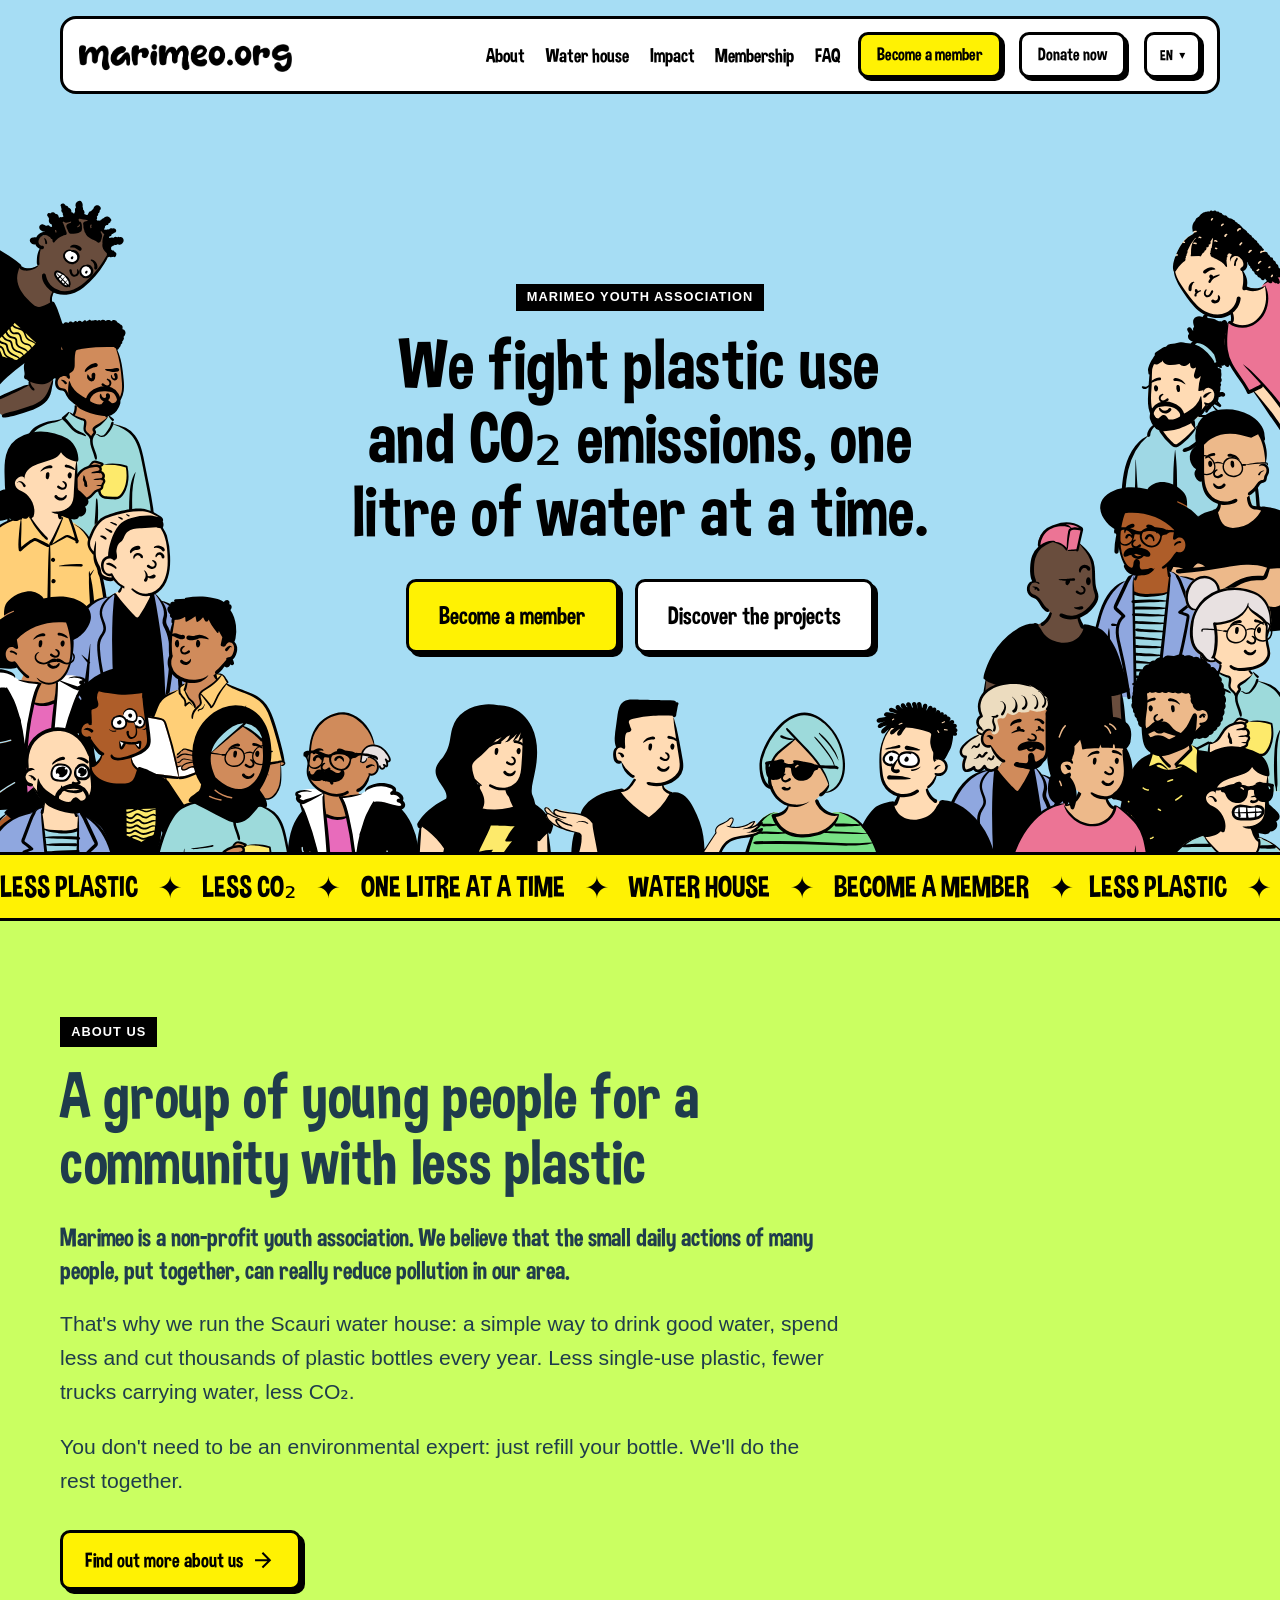
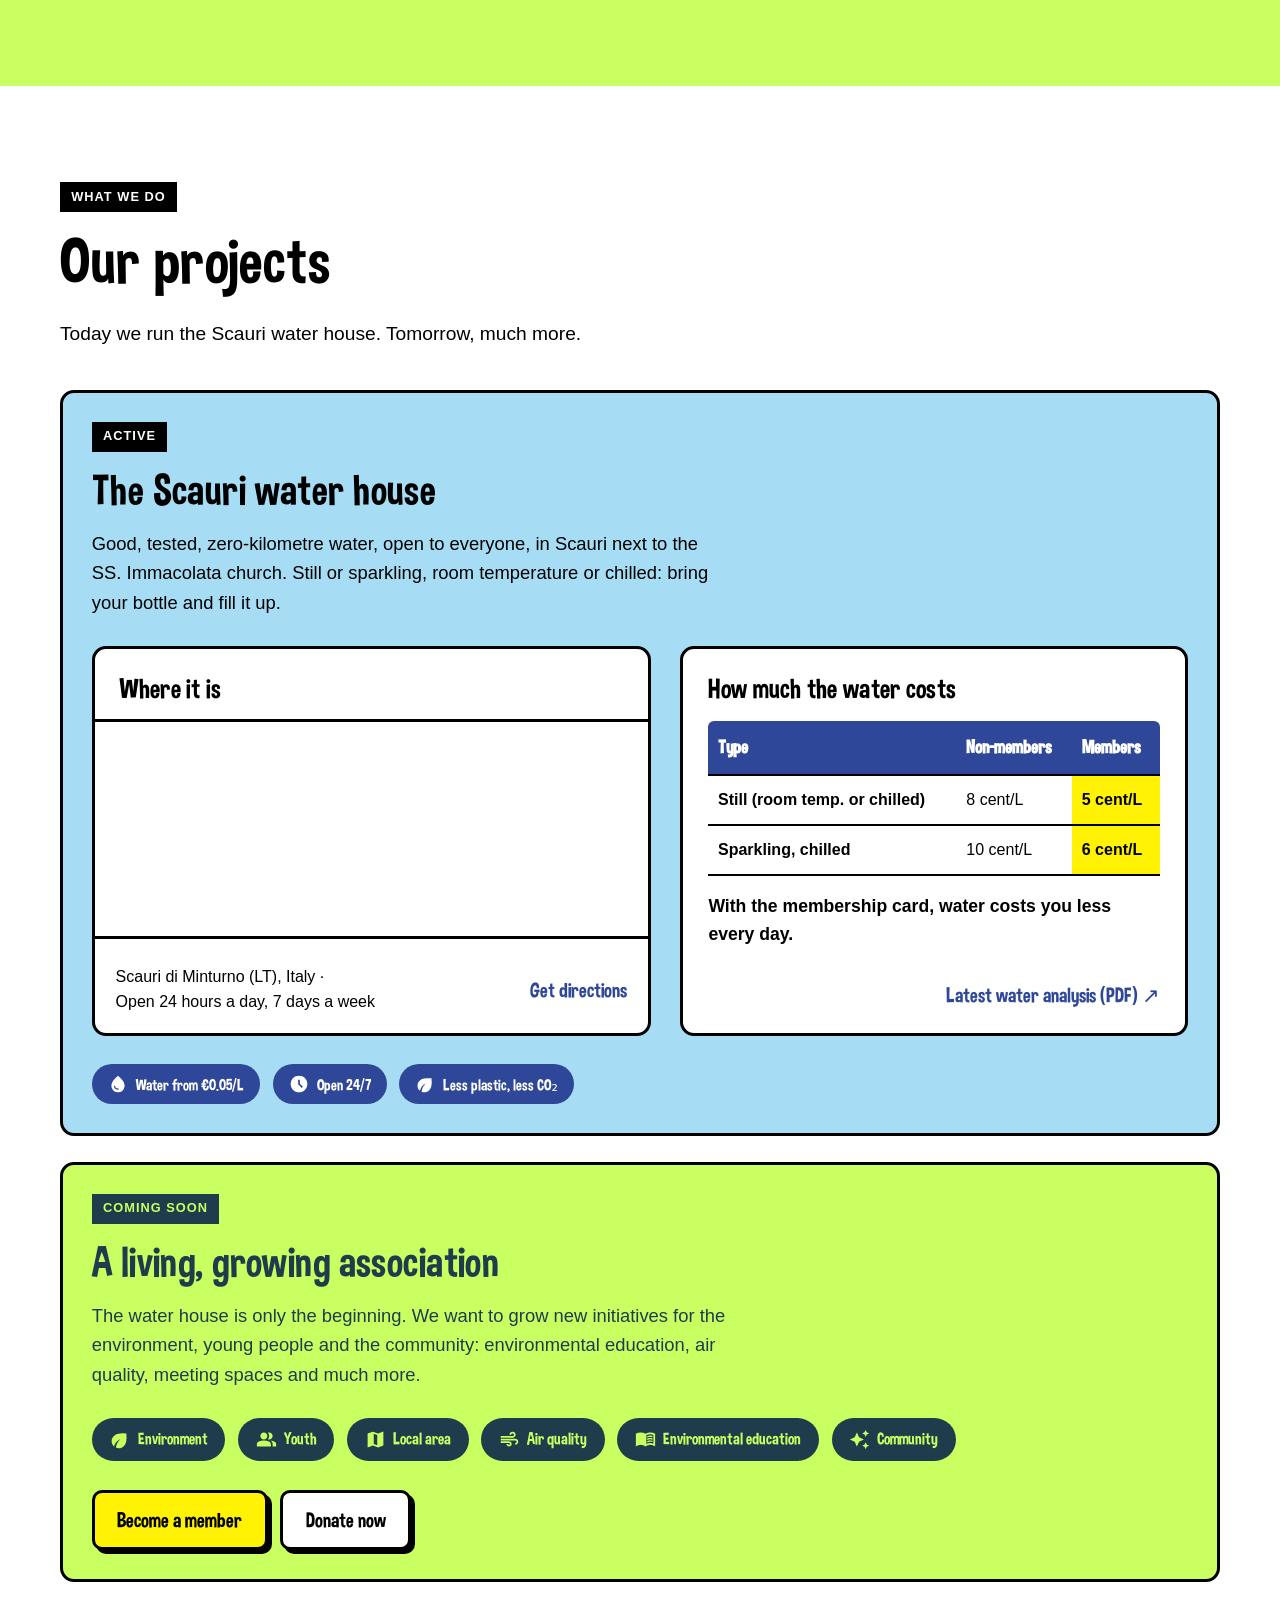
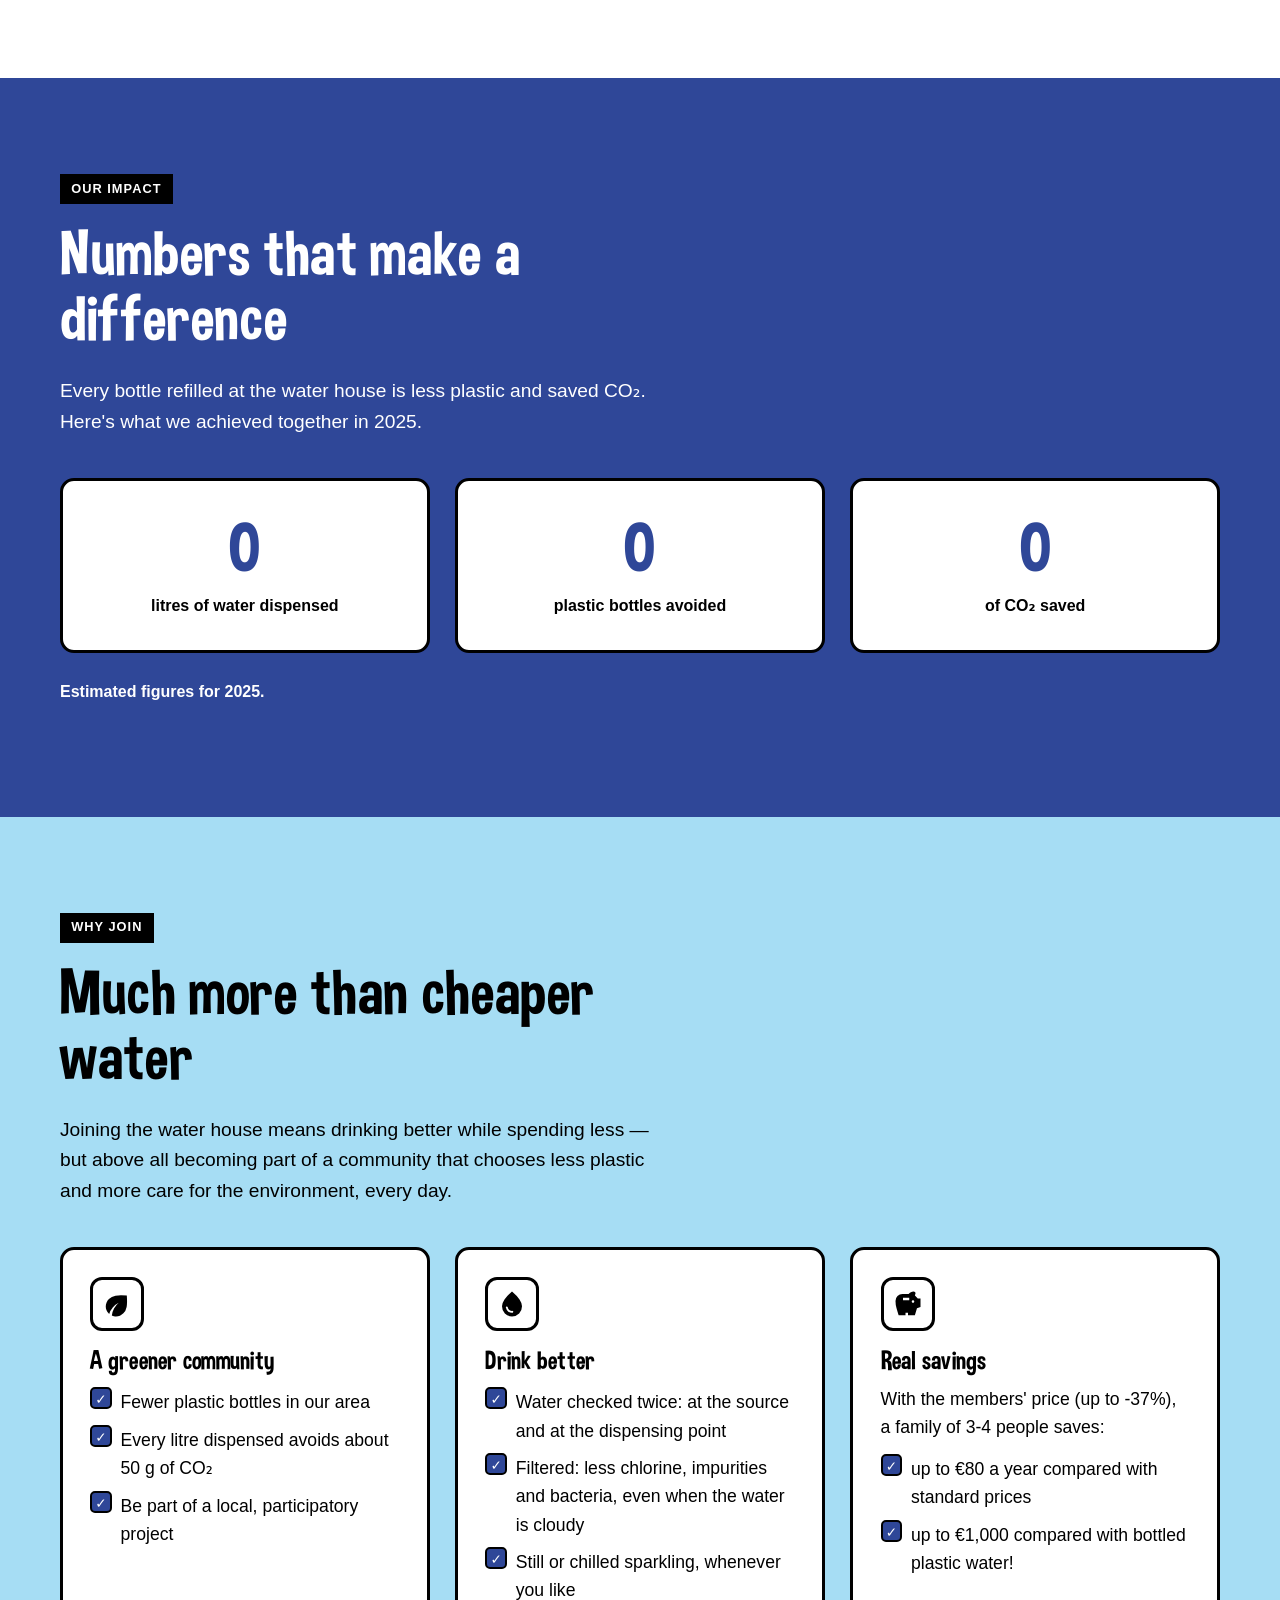
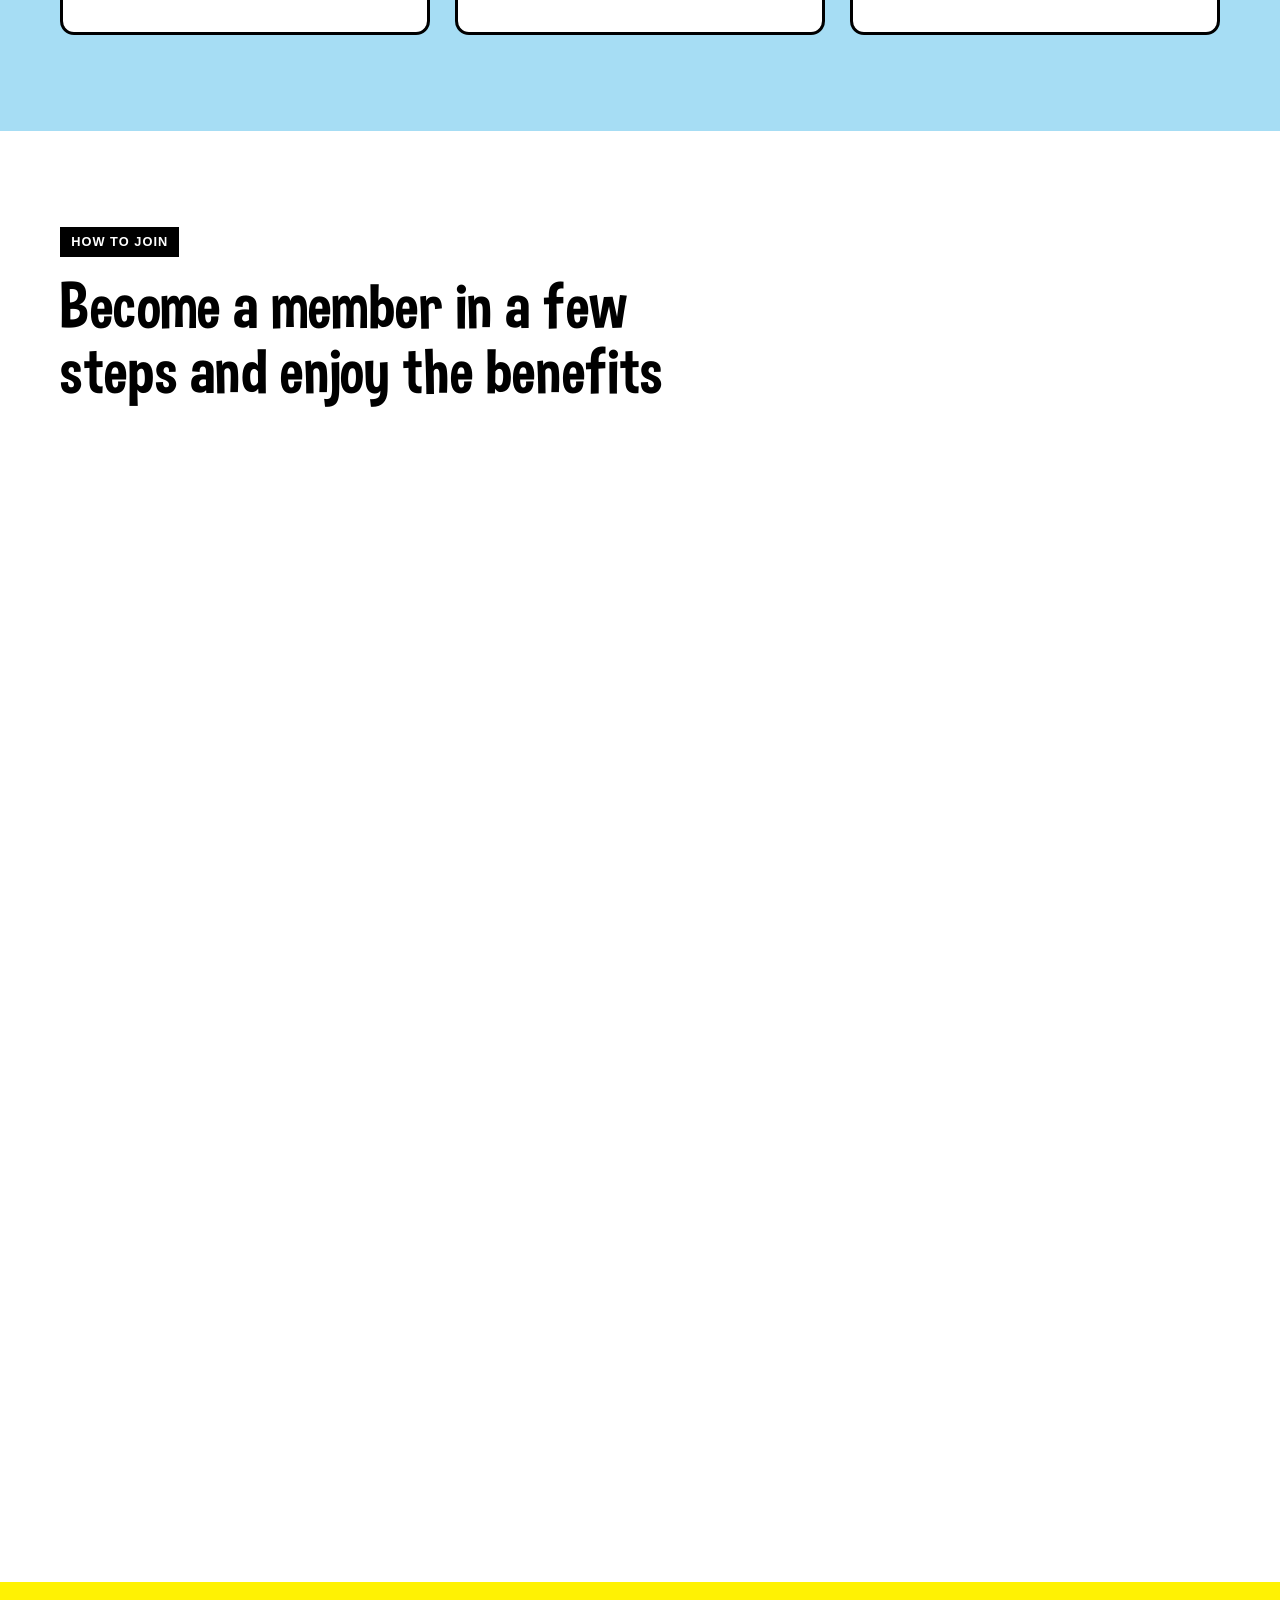
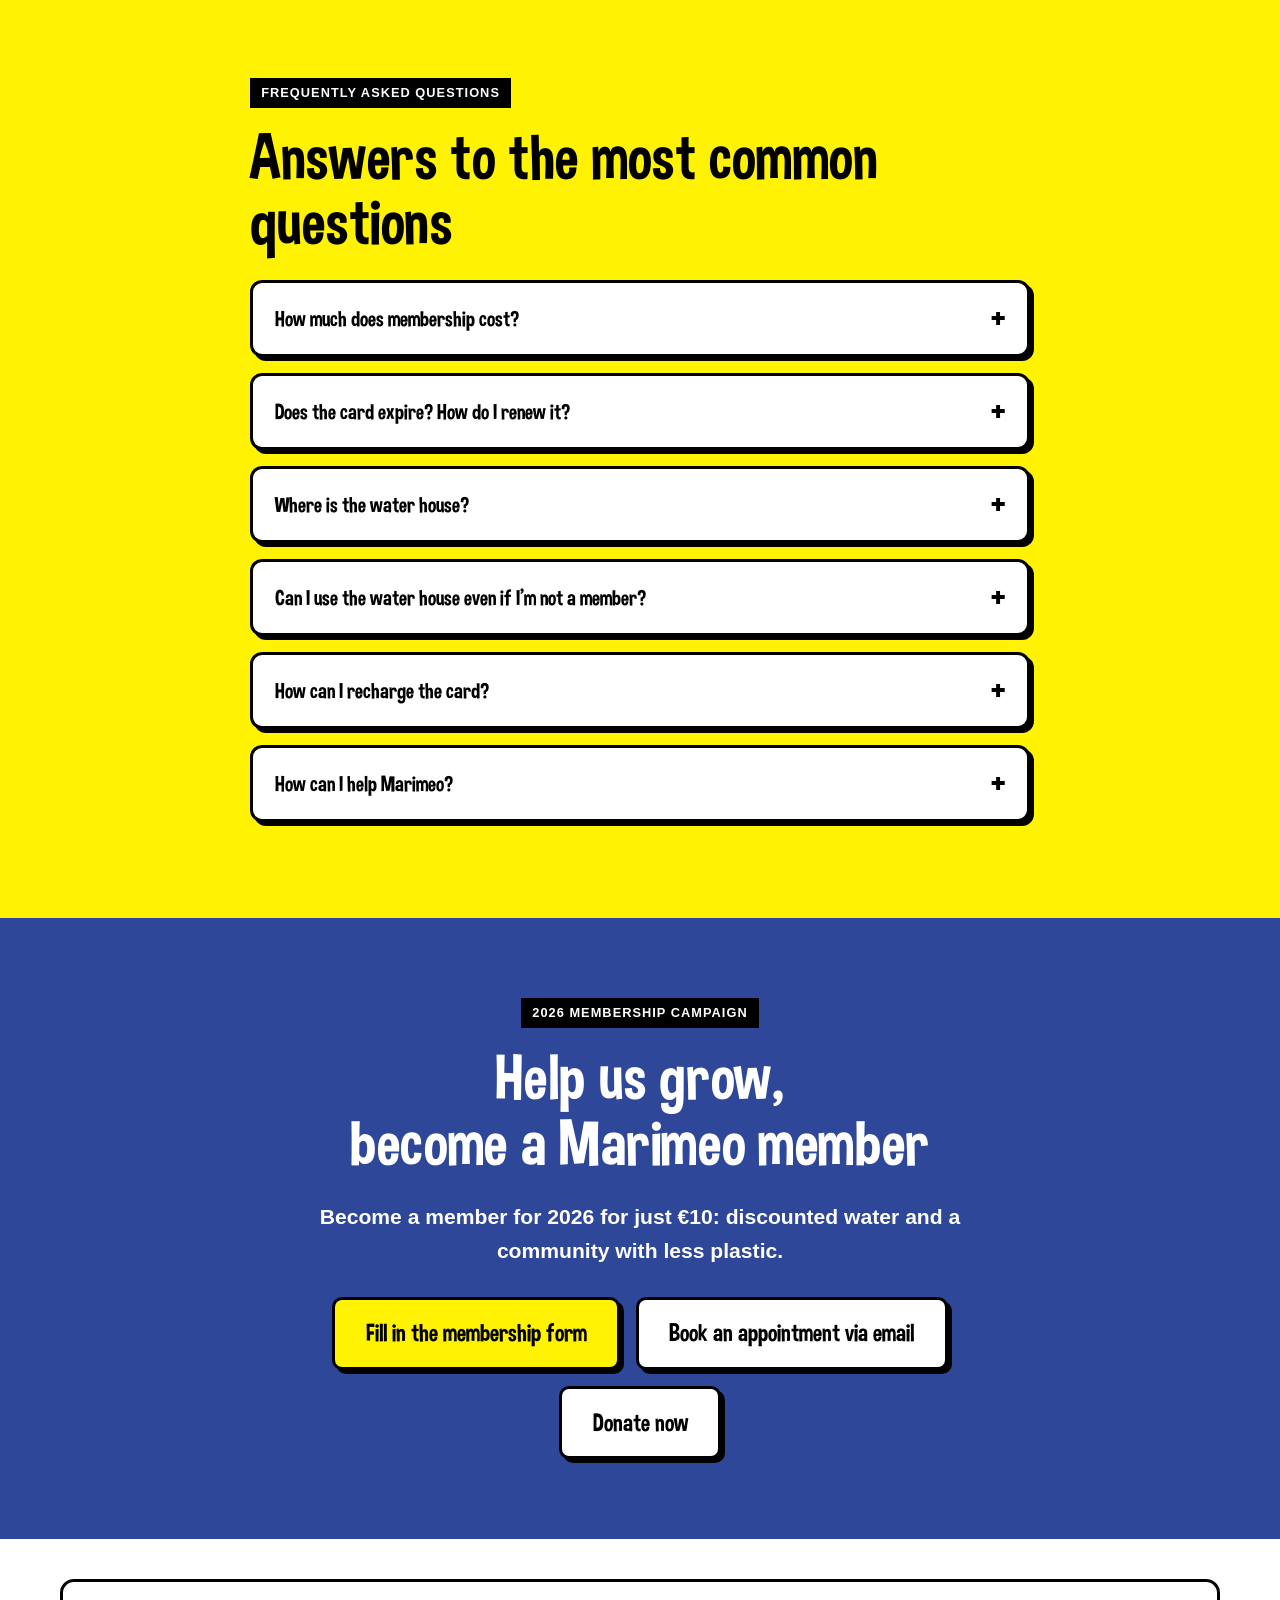
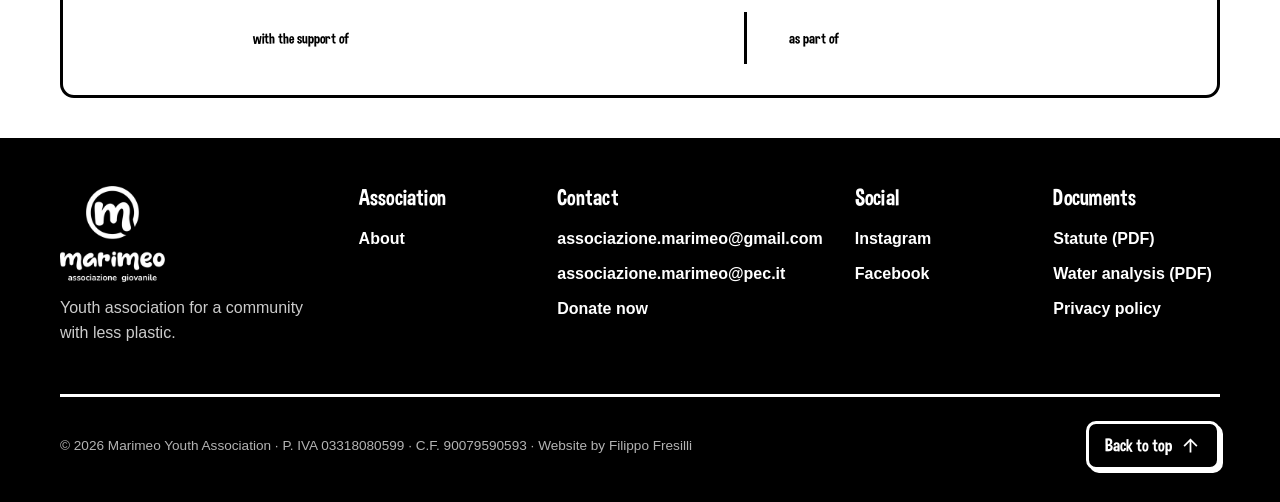
<file: index.html>
<!DOCTYPE html>
<html lang="it">
<head>
  <meta charset="UTF-8" />
  <meta name="viewport" content="width=device-width, initial-scale=1.0" />

  <!-- Content Security Policy: consente solo le origini realmente usate dal sito
       (Umami, Google Fonts, mappa OpenStreetMap). Nessun 'unsafe-eval'. -->
  <meta http-equiv="Content-Security-Policy" content="default-src 'self'; base-uri 'self'; object-src 'none'; script-src 'self' https://cloud.umami.is; style-src 'self' https://fonts.googleapis.com; font-src 'self' https://fonts.gstatic.com; img-src 'self' data:; connect-src 'self' https://cloud.umami.is; frame-src https://www.openstreetmap.org; form-action 'self'" />

  <title data-i18n="page_title">Associazione giovanile Marimeo · Casetta dell'acqua a Scauri di Minturno</title>
  <meta name="description" data-i18n="meta_desc" content="Marimeo, associazione giovanile: gestiamo la casetta dell'acqua a Scauri, frazione di Minturno (LT), vicino Formia. Acqua da 5 cent/L, meno plastica, meno CO2." />
  <link rel="canonical" href="https://www.marimeo.org/" />
  <meta name="robots" content="max-image-preview:large" />

  <!-- Open Graph -->
  <meta property="og:title" content="Associazione giovanile Marimeo · Casetta dell'acqua a Scauri di Minturno" />
  <meta property="og:description" content="Associazione giovanile a Scauri, frazione di Minturno (LT) vicino Formia. La casetta dell'acqua è aperta a tutti h24: acqua buona, meno plastica, meno CO2." />
  <meta property="og:type" content="website" />
  <meta property="og:url" content="https://www.marimeo.org/" />
  <meta property="og:site_name" content="Marimeo" />
  <meta property="og:locale" content="it_IT" />
  <meta property="og:image" content="https://www.marimeo.org/assets/img/og-image.png?v=2" />
  <meta property="og:image:width" content="1200" />
  <meta property="og:image:height" content="630" />
  <meta property="og:image:alt" content="Associazione giovanile Marimeo — casetta dell'acqua a Scauri di Minturno (LT)" />
  <meta name="twitter:card" content="summary_large_image" />

  <!-- Favicon -->
  <link rel="icon" type="image/png" href="assets/img/favicon.png" />
  <link rel="apple-touch-icon" href="assets/img/favicon.png" />
  <meta name="theme-color" content="#2F4798" />

  <link rel="preconnect" href="https://fonts.googleapis.com" />
  <link rel="preconnect" href="https://fonts.gstatic.com" crossorigin />
  <link href="https://fonts.googleapis.com/css2?family=Nunito:wght@400;500;600;700;800&display=swap" rel="stylesheet" />

  <link rel="stylesheet" href="css/style.css" />

  <!-- Dati strutturati: associazione + il luogo fisico della casetta.
       Le coordinate sono le stesse del marker nella mappa della sezione "casetta". -->
  <script type="application/ld+json">
  {
    "@context": "https://schema.org",
    "@graph": [
      {
        "@type": "NGO",
        "@id": "https://www.marimeo.org/#organizzazione",
        "name": "Marimeo",
        "alternateName": "Associazione Giovanile Marimeo",
        "description": "Associazione giovanile ambientale senza scopo di lucro che gestisce la casetta dell'acqua di Scauri, frazione di Minturno (LT) nel basso Lazio, al confine con la Campania e vicino a Formia, per ridurre la plastica monouso e il consumo di CO2 sul territorio.",
        "url": "https://www.marimeo.org/",
        "logo": "https://www.marimeo.org/assets/img/marimeo-logo-black.png",
        "image": "https://www.marimeo.org/assets/img/og-image.png",
        "email": "associazione.marimeo@gmail.com",
        "foundingLocation": { "@id": "https://www.marimeo.org/#casetta" },
        "areaServed": [
          { "@type": "City", "name": "Scauri" },
          { "@type": "City", "name": "Minturno" },
          { "@type": "City", "name": "Formia" },
          { "@type": "AdministrativeArea", "name": "Provincia di Latina" }
        ],
        "knowsAbout": [
          "casetta dell'acqua",
          "riduzione della plastica monouso",
          "risparmio di CO2",
          "educazione ambientale"
        ],
        "sameAs": [
          "https://instagram.com/marimeo_org",
          "https://www.facebook.com/marimeo.org"
        ]
      },
      {
        "@type": "Place",
        "@id": "https://www.marimeo.org/#casetta",
        "name": "Casetta dell'acqua di Scauri",
        "description": "Casetta dell'acqua pubblica di Scauri, a pochi passi dalla Chiesa SS. Immacolata, frazione di Minturno (LT). Aperta a tutti h24: acqua naturale o frizzante, a temperatura ambiente o fredda, a partire da 5 cent/L per gli associati.",
        "url": "https://www.marimeo.org/#casetta",
        "isAccessibleForFree": true,
        "publicAccess": true,
        "address": {
          "@type": "PostalAddress",
          "streetAddress": "Presso la Chiesa SS. Immacolata",
          "addressLocality": "Scauri",
          "postalCode": "04028",
          "addressRegion": "LT",
          "addressCountry": "IT"
        },
        "containedInPlace": {
          "@type": "AdministrativeArea",
          "name": "Minturno",
          "containedInPlace": {
            "@type": "AdministrativeArea",
            "name": "Provincia di Latina",
            "containedInPlace": { "@type": "AdministrativeArea", "name": "Lazio" }
          }
        },
        "hasMap": "https://maps.app.goo.gl/UZPhsYiWvQkyXJnz8",
        "geo": {
          "@type": "GeoCoordinates",
          "latitude": 41.2585642,
          "longitude": 13.6988841
        },
        "openingHoursSpecification": {
          "@type": "OpeningHoursSpecification",
          "dayOfWeek": [
            "Monday", "Tuesday", "Wednesday", "Thursday",
            "Friday", "Saturday", "Sunday"
          ],
          "opens": "00:00",
          "closes": "23:59"
        }
      },
      {
        "@type": "WebSite",
        "@id": "https://www.marimeo.org/#sito",
        "url": "https://www.marimeo.org/",
        "name": "Marimeo",
        "alternateName": "Associazione Giovanile Marimeo",
        "inLanguage": "it-IT",
        "publisher": {
          "@id": "https://www.marimeo.org/#organizzazione"
        }
      },
      {
        "@type": "FAQPage",
        "@id": "https://www.marimeo.org/#faq",
        "inLanguage": "it-IT",
        "mainEntity": [
          {
            "@type": "Question",
            "name": "Quanto costa associarsi?",
            "acceptedAnswer": {
              "@type": "Answer",
              "text": "Per il 2026 la quota associativa è di 10 € l'anno. Include la tessera ricaricabile che ti dà l'acqua a prezzo scontato. La quota vale per l'anno solare in corso e scade il 31 dicembre."
            }
          },
          {
            "@type": "Question",
            "name": "La tessera scade? Come si rinnova?",
            "acceptedAnswer": {
              "@type": "Answer",
              "text": "La tessera funziona solo da socio e la quota vale per l'anno solare in corso: scade il 31 dicembre. Per continuare a usarla ti basta riassociarti l'anno successivo, rinnovando la quota da 10 €."
            }
          },
          {
            "@type": "Question",
            "name": "Dove si trova la casetta dell'acqua?",
            "acceptedAnswer": {
              "@type": "Answer",
              "text": "A Scauri, nel comune di Minturno (LT). È aperta a tutti 24 ore su 24, 7 giorni su 7. Trovi la posizione esatta nella mappa qui sopra."
            }
          },
          {
            "@type": "Question",
            "name": "Posso usare la casetta anche se non sono associato?",
            "acceptedAnswer": {
              "@type": "Answer",
              "text": "Sì, la casetta è aperta a tutti. Gli associati, però, pagano meno: 5 cent/L invece di 8 per l'acqua naturale e 7 invece di 10 per la frizzante."
            }
          },
          {
            "@type": "Question",
            "name": "Come posso ricaricare la tessera?",
            "acceptedAnswer": {
              "@type": "Answer",
              "text": "La tessera si ricarica direttamente alla casetta dell'acqua, in modo semplice e veloce."
            }
          },
          {
            "@type": "Question",
            "name": "Come posso aiutare Marimeo?",
            "acceptedAnswer": {
              "@type": "Answer",
              "text": "Associandoti, usando la casetta con la tua borraccia, partecipando alle iniziative e seguendoci sui social. Ogni gesto conta!"
            }
          }
        ]
      }
    ]
  }
  </script>

  <!-- Umami analytics (privacy-friendly, no cookie) -->
  <script defer src="https://cloud.umami.is/script.js" data-website-id="8558ff55-bcef-4fe2-8a5b-39b1cadf78dc"></script>
</head>
<body>
  <a class="skip-link" href="#main" data-i18n="skip_link">Salta al contenuto</a>
  <a id="top" tabindex="-1"></a>

  <!-- ===== Sprite icone (Material Symbols Sharp, filled — Apache 2.0) ===== -->
  <svg xmlns="http://www.w3.org/2000/svg" class="svg-sprite" aria-hidden="true"><symbol id="i-users" viewBox="0 -960 960 960"><path d="M40-160v-112q0-34 17.5-62.5T104-378q62-31 126-46.5T360-440q66 0 130 15.5T616-378q29 15 46.5 43.5T680-272v112H40Zm720 0v-120q0-44-24.5-84.5T666-434q51 6 96 20.5t84 35.5q36 20 55 44.5t19 53.5v120H760ZM360-480q-66 0-113-47t-47-113q0-66 47-113t113-47q66 0 113 47t47 113q0 66-47 113t-113 47Zm400-160q0 66-47 113t-113 47q-11 0-28-2.5t-28-5.5q27-32 41.5-71t14.5-81q0-42-14.5-81T544-792q14-5 28-6.5t28-1.5q66 0 113 47t47 113Z"/></symbol><symbol id="i-impact" viewBox="0 -960 960 960"><path d="M640-160v-280h160v280H640Zm-240 0v-640h160v640H400Zm-240 0v-440h160v440H160Z"/></symbol><symbol id="i-droplet" viewBox="0 -960 960 960"><path d="M491-200q12-1 20.5-9.5T520-230q0-14-9-22.5t-23-7.5q-41 3-87-22.5T343-375q-2-11-10.5-18t-19.5-7q-14 0-23 10.5t-6 24.5q17 91 80 130t127 35ZM480-80q-137 0-228.5-94T160-408q0-100 79.5-217.5T480-880q161 137 240.5 254.5T800-408q0 140-91.5 234T480-80Z"/></symbol><symbol id="i-handshake" viewBox="0 -960 960 960"><path d="M622-144 484-282l56-56 82 82 202-202 56 56-258 258ZM400-480q-66 0-113-47t-47-113q0-66 47-113t113-47q66 0 113 47t47 113q0 66-47 113t-113 47Zm114 52L368-282l122 122H80v-112q0-33 17-62t47-44q51-26 115-44t141-18q30 0 58.5 3t55.5 9Z"/></symbol><symbol id="i-faq" viewBox="0 -960 960 960"><path d="M478-240q21 0 35.5-14.5T528-290q0-21-14.5-35.5T478-340q-21 0-35.5 14.5T428-290q0 21 14.5 35.5T478-240Zm-36-154h74q0-33 7.5-52t42.5-52q26-26 41-49.5t15-56.5q0-56-41-86t-97-30q-57 0-92.5 30T342-618l66 26q5-18 22.5-39t53.5-21q32 0 48 17.5t16 38.5q0 20-12 37.5T506-526q-44 39-54 59t-10 73Zm38 314q-83 0-156-31.5T197-197q-54-54-85.5-127T80-480q0-83 31.5-156T197-763q54-54 127-85.5T480-880q83 0 156 31.5T763-763q54 54 85.5 127T880-480q0 83-31.5 156T763-197q-54 54-127 85.5T480-80Z"/></symbol><symbol id="i-clock" viewBox="0 -960 960 960"><path d="m612-292 56-56-148-148v-184h-80v216l172 172ZM480-80q-83 0-156-31.5T197-197q-54-54-85.5-127T80-480q0-83 31.5-156T197-763q54-54 127-85.5T480-880q83 0 156 31.5T763-763q54 54 85.5 127T880-480q0 83-31.5 156T763-197q-54 54-127 85.5T480-80Z"/></symbol><symbol id="i-leaf" viewBox="0 -960 960 960"><path d="M450-80q-33 0-66.5-7.5T315-109q12-121 70-226t149-185q-110 56-190.5 148T231-162q-4-3-7.5-6.5L216-176q-47-47-71.5-105T120-402q0-68 27-130t75-110q81-81 210-105.5t362-4.5q18 239-6 364.5T684-182q-49 49-109.5 75.5T450-80Z"/></symbol><symbol id="i-ticket" viewBox="0 -960 960 960"><path d="M480-280q17 0 28.5-11.5T520-320q0-17-11.5-28.5T480-360q-17 0-28.5 11.5T440-320q0 17 11.5 28.5T480-280Zm0-160q17 0 28.5-11.5T520-480q0-17-11.5-28.5T480-520q-17 0-28.5 11.5T440-480q0 17 11.5 28.5T480-440Zm0-160q17 0 28.5-11.5T520-640q0-17-11.5-28.5T480-680q-17 0-28.5 11.5T440-640q0 17 11.5 28.5T480-600ZM80-160v-240q33 0 56.5-23.5T160-480q0-33-23.5-56.5T80-560v-240h800v240q-33 0-56.5 23.5T800-480q0 33 23.5 56.5T880-400v240H80Z"/></symbol><symbol id="i-save" viewBox="0 -960 960 960"><path d="M640-520q17 0 28.5-11.5T680-560q0-17-11.5-28.5T640-600q-17 0-28.5 11.5T600-560q0 17 11.5 28.5T640-520Zm-320-80h200v-80H320v80ZM180-120q-34-114-67-227.5T80-580q0-92 64-156t156-64h200q29-38 70.5-59t89.5-21q25 0 42.5 17.5T720-820q0 5-5 23-4 11-7.5 22.5T702-751l91 91h87v279l-113 37-67 224H480v-80h-80v80H180Z"/></symbol><symbol id="i-monitor" viewBox="0 -960 960 960"><path d="M320-120v-80h80v-80H80v-560h800v560H560v80h80v80H320Z"/></symbol><symbol id="i-pin" viewBox="0 -960 960 960"><path d="M480-480q33 0 56.5-23.5T560-560q0-33-23.5-56.5T480-640q-33 0-56.5 23.5T400-560q0 33 23.5 56.5T480-480Zm0 400Q319-217 239.5-334.5T160-552q0-150 96.5-239T480-880q127 0 223.5 89T800-552q0 100-79.5 217.5T480-80Z"/></symbol><symbol id="i-map" viewBox="0 -960 960 960"><path d="m600-120-240-84-240 93v-647l240-82 240 84 240-93v647l-240 82Zm-40-98v-468l-160-56v468l160 56Z"/></symbol><symbol id="i-wind" viewBox="0 -960 960 960"><path d="M460-160q-50 0-85-35t-35-85h80q0 17 11.5 28.5T460-240q17 0 28.5-11.5T500-280q0-17-11.5-28.5T460-320H80v-80h380q50 0 85 35t35 85q0 50-35 85t-85 35ZM80-560v-80h540q26 0 43-17t17-43q0-26-17-43t-43-17q-26 0-43 17t-17 43h-80q0-59 40.5-99.5T620-840q59 0 99.5 40.5T760-700q0 59-40.5 99.5T620-560H80Zm660 320v-80q26 0 43-17t17-43q0-26-17-43t-43-17H80v-80h660q59 0 99.5 40.5T880-380q0 59-40.5 99.5T740-240Z"/></symbol><symbol id="i-book" viewBox="0 -960 960 960"><path d="M520-278q44-21 88.5-31.5T700-320q36 0 70.5 6t69.5 18v-396q-33-14-68.5-21t-71.5-7q-47 0-93 12t-87 36v394Zm-40 118q-48-38-104-59t-116-21q-53 0-111 20T40-158v-580q44-30 103.5-46T260-800q58 0 113.5 15T480-740q51-30 106.5-45T700-800q57 0 116.5 16T920-738v580q-50-42-108.5-62T700-240q-60 0-116 21t-104 59Zm80-404v-68q33-14 67.5-21t72.5-7q26 0 51 4t49 10v64q-24-9-48.5-13.5T700-600q-38 0-73 9.5T560-564Zm0 220v-68q33-14 67.5-21t72.5-7q26 0 51 4t49 10v64q-24-9-48.5-13.5T700-380q-38 0-73 9t-67 27Zm0-110v-68q33-14 67.5-21t72.5-7q26 0 51 4t49 10v64q-24-9-48.5-13.5T700-490q-38 0-73 9.5T560-454Z"/></symbol><symbol id="i-arrow-up" viewBox="0 -960 960 960"><path d="M440-160v-487L216-423l-56-57 320-320 320 320-56 57-224-224v487h-80Z"/></symbol><symbol id="i-arrow-right" viewBox="0 -960 960 960"><path d="M647-440H160v-80h487L423-744l57-56 320 320-320 320-57-56 224-224Z"/></symbol><symbol id="i-close" viewBox="0 -960 960 960"><path d="m256-200-56-56 224-224-224-224 56-56 224 224 224-224 56 56-224 224 224 224-56 56-224-224-224 224Z"/></symbol><symbol id="i-sparkles" viewBox="0 0 24 24"><path d="m19 9-1.25-2.75L15 5l2.75-1.25L19 1l1.25 2.75L23 5l-2.75 1.25Zm0 14-1.25-2.75L15 19l2.75-1.25L19 15l1.25 2.75L23 19l-2.75 1.25ZM9 20l-2.5-5.5L1 12l5.5-2.5L9 4l2.5 5.5L17 12l-5.5 2.5Z"/></symbol></svg>

  <!-- ===== Header / Navbar ===== -->
  <header class="site-header">
    <div class="container header-inner">
      <a href="#top" class="brand" aria-label="Marimeo — home">
        <img class="brand-wordmark" src="assets/img/marimeo-wordmark-black.png" alt="Marimeo" width="609" height="80" />
      </a>

      <div class="header-right">
        <nav class="nav" aria-label="Navigazione principale">
          <ul class="nav-menu" id="nav-menu">
            <li><a href="#chi-siamo" data-i18n="nav_about">Chi siamo</a></li>
            <li><a href="#casetta" data-i18n="nav_water">Casetta</a></li>
            <li><a href="#impatto" data-i18n="nav_impact">Impatto</a></li>
            <li><a href="#associarsi" data-i18n="nav_join_us">Associarsi</a></li>
            <li><a href="#faq" data-i18n="nav_faq">FAQ</a></li>
          </ul>
        </nav>

        <a href="#come-associarsi" class="btn btn-sm header-cta" data-i18n="nav_join">Diventa socio</a>
        <a href="https://paypal.me/associazionemarimeo?country.x=IT&amp;locale.x=it_IT" data-umami-event="dona" class="btn btn-sm btn-ghost header-donate" target="_blank" rel="noopener" data-i18n="donate_cta">Dona ora</a>

        <div class="lang-switch">
          <button type="button" class="lang-trigger" aria-expanded="false" aria-controls="lang-menu" aria-label="Cambia lingua / Change language">
            <span class="lang-current">IT</span>
            <span class="lang-caret" aria-hidden="true">▾</span>
          </button>
          <ul class="lang-menu" id="lang-menu">
            <li><button type="button" class="lang-btn is-active" data-lang="it" lang="it" aria-pressed="true">Italiano</button></li>
            <li><button type="button" class="lang-btn" data-lang="en" lang="en" aria-pressed="false">English</button></li>
            <li><button type="button" class="lang-btn" data-lang="fr" lang="fr" aria-pressed="false">Français</button></li>
          </ul>
        </div>
      </div>
    </div>
  </header>

  <!-- ===== Barra di navigazione mobile (in basso, stile app) ===== -->
  <nav class="bottom-nav" aria-label="Navigazione mobile">
    <a href="#chi-siamo" class="bn-item"><svg class="ico" aria-hidden="true"><use href="#i-users"></use></svg><span class="bn-label" data-i18n="nav_about">Chi siamo</span></a>
    <a href="#casetta" class="bn-item"><svg class="ico" aria-hidden="true"><use href="#i-droplet"></use></svg><span class="bn-label" data-i18n="nav_water">Casetta</span></a>
    <a href="#impatto" class="bn-item"><svg class="ico" aria-hidden="true"><use href="#i-impact"></use></svg><span class="bn-label" data-i18n="nav_impact">Impatto</span></a>
    <a href="#associarsi" class="bn-item"><svg class="ico" aria-hidden="true"><use href="#i-handshake"></use></svg><span class="bn-label" data-i18n="nav_join_us">Associarsi</span></a>
    <a href="#faq" class="bn-item"><svg class="ico" aria-hidden="true"><use href="#i-faq"></use></svg><span class="bn-label" data-i18n="nav_faq">FAQ</span></a>
  </nav>

  <main id="main" tabindex="-1">
    <!-- ===== 1. Hero ===== -->
    <section class="hero">
      <div class="container hero-inner">
        <h1 class="hero-title">
          <span class="eyebrow" data-i18n="hero_eyebrow">Associazione Giovanile Marimeo</span>
          <span class="hero-claim" data-i18n="hero_title">Combattiamo il consumo di plastica e le emissioni di CO₂, un litro d'acqua alla volta.</span>
        </h1>
        <div class="hero-actions">
          <a href="#come-associarsi" class="btn btn-lg" data-i18n="hero_cta1">Diventa socio</a>
          <a href="#casetta" class="btn btn-ghost btn-lg" data-i18n="hero_cta2">Scopri i progetti</a>
        </div>
      </div>
    </section>

    <!-- Marquee. Gli span sono copie identiche e portano lo stesso data-i18n,
         cosi' restano identici anche cambiando lingua: l'animazione trasla il
         track del 50%, e senza copie uguali il ciclo si chiuderebbe con un salto.
         Ne servono quattro, non due: a fine ciclo il track e' scorso di meta'
         larghezza, cioe' di due span, e sotto quella soglia su schermi larghi
         resterebbe una fascia gialla vuota a destra. -->
    <div class="marquee" aria-hidden="true">
      <div class="marquee-track">
        <span data-i18n="marquee_text" data-i18n-html>MENO PLASTICA <i class="marquee-sep">✦</i> MENO CO₂ <i class="marquee-sep">✦</i> UN LITRO ALLA VOLTA <i class="marquee-sep">✦</i> CASETTA DELL'ACQUA <i class="marquee-sep">✦</i> DIVENTA SOCIO <i class="marquee-sep">✦</i></span>
        <span data-i18n="marquee_text" data-i18n-html>MENO PLASTICA <i class="marquee-sep">✦</i> MENO CO₂ <i class="marquee-sep">✦</i> UN LITRO ALLA VOLTA <i class="marquee-sep">✦</i> CASETTA DELL'ACQUA <i class="marquee-sep">✦</i> DIVENTA SOCIO <i class="marquee-sep">✦</i></span>
        <span data-i18n="marquee_text" data-i18n-html>MENO PLASTICA <i class="marquee-sep">✦</i> MENO CO₂ <i class="marquee-sep">✦</i> UN LITRO ALLA VOLTA <i class="marquee-sep">✦</i> CASETTA DELL'ACQUA <i class="marquee-sep">✦</i> DIVENTA SOCIO <i class="marquee-sep">✦</i></span>
        <span data-i18n="marquee_text" data-i18n-html>MENO PLASTICA <i class="marquee-sep">✦</i> MENO CO₂ <i class="marquee-sep">✦</i> UN LITRO ALLA VOLTA <i class="marquee-sep">✦</i> CASETTA DELL'ACQUA <i class="marquee-sep">✦</i> DIVENTA SOCIO <i class="marquee-sep">✦</i></span>
      </div>
    </div>

    <!-- ===== 2. Cos'è Marimeo ===== -->
    <section id="chi-siamo" class="section section-green">
      <div class="container narrow">
        <p class="section-eyebrow" data-i18n="about_eyebrow">Chi siamo</p>
        <h2 class="section-title" data-i18n="about_title">Un'associazione di giovani per un territorio con meno plastica</h2>
        <div class="about-text">
          <p data-i18n="about_p1">
            Marimeo è un'associazione giovanile senza scopo di lucro. Crediamo che i
            piccoli gesti di ogni giorno, messi insieme, possano ridurre davvero
            l'inquinamento del nostro territorio.
          </p>
          <p data-i18n="about_p2">
            Per questo gestiamo la casetta dell'acqua di Scauri: un modo semplice per
            bere acqua buona, spendere meno e tagliare migliaia di bottiglie di
            plastica ogni anno. Meno plastica monouso, meno camion che trasportano
            acqua, meno CO₂.
          </p>
          <p data-i18n="about_p3">
            Non serve essere ambientalisti esperti: basta riempire la propria
            borraccia. Il resto lo facciamo insieme.
          </p>
        </div>

        <p class="about-cta">
          <a href="chi-siamo.html" class="btn"><span data-i18n="about_more">Scopri di più su di noi</span><svg class="ico" aria-hidden="true"><use href="#i-arrow-right"></use></svg></a>
        </p>
      </div>
    </section>

    <!-- ===== 3. Cosa facciamo: i progetti ===== -->
    <!-- L'id resta "casetta": e' l'ancora dei menu, del CTA nell'hero e l'@id
         del Place nei dati strutturati. La sezione ora e' un contenitore di
         progetti, ma il luogo fisico a cui punta l'ancora e' sempre questo. -->
    <section id="casetta" class="section">
      <div class="container">
        <p class="section-eyebrow" data-i18n="water_eyebrow">Cosa facciamo</p>
        <h2 class="section-title" data-i18n="projects_title">I nostri progetti</h2>
        <p class="section-intro" data-i18n="projects_intro">
          Oggi gestiamo la casetta dell'acqua di Scauri. Domani, molto altro.
        </p>

        <ul class="projects-track">
          <li class="project-card">
            <p class="project-status" data-i18n="project_status_active">Attivo</p>
            <h3 class="project-name" data-i18n="water_title">La casetta dell'acqua di Scauri</h3>
            <p class="project-desc" data-i18n="water_desc">
              Acqua buona, controllata e a chilometro zero, aperta a tutti, a Scauri
              vicino alla Chiesa SS. Immacolata. Naturale o frizzante, a temperatura
              ambiente o fredda: porti la tua borraccia e la riempi.
            </p>

            <div class="water-layout">
              <div class="map-card">
                <h4 class="map-card-title" data-i18n="water_where_label">Dove si trova</h4>
                <div class="map-embed-wrap">
                  <iframe
                    class="map-embed"
                    src="https://www.openstreetmap.org/export/embed.html?bbox=13.6949%2C41.2566%2C13.7029%2C41.2606&layer=mapnik&marker=41.2585642%2C13.6988841"
                    title="Mappa della casetta dell'acqua di Scauri"
                    loading="lazy"
                    referrerpolicy="no-referrer-when-downgrade"
                    allowfullscreen></iframe>
                  <button type="button" class="map-embed-guard" aria-label="Attiva la mappa per interagire"></button>
                </div>
                <div class="map-foot">
                  <div>
                    <span data-i18n="water_where_value">Scauri di Minturno (LT) · Aperta h24, 7 giorni su 7</span>
                  </div>
                  <a href="https://maps.app.goo.gl/UZPhsYiWvQkyXJnz8" data-umami-event="come-arrivarci" class="btn-tertiary" target="_blank" rel="noopener" data-i18n="water_directions">Come arrivarci</a>
                </div>
              </div>

              <div class="price-card">
                <h4 data-i18n="price_title">Quanto costa l'acqua</h4>
                <table class="price-table">
                  <thead>
                    <tr>
                      <th scope="col" data-i18n="price_type_head">Tipo</th>
                      <th scope="col" data-i18n="price_non_head">Non associati</th>
                      <th scope="col" class="price-hl" data-i18n="price_mem_head">Associati</th>
                    </tr>
                  </thead>
                  <tbody>
                    <tr>
                      <th scope="row" data-i18n="price_row1">Naturale (ambiente o fredda)</th>
                      <td>8 cent/L</td>
                      <td class="price-hl">5 cent/L</td>
                    </tr>
                    <tr>
                      <th scope="row" data-i18n="price_row2">Frizzante fredda</th>
                      <td>10 cent/L</td>
                      <td class="price-hl">6 cent/L</td>
                    </tr>
                  </tbody>
                </table>
                <p class="price-note" data-i18n="price_note">
                  Con la tessera da socio l'acqua ti costa meno ogni giorno.
                </p>
                <a href="assets/docs/analisi-acqua-2026-06.pdf" data-umami-event="pdf-analisi-acqua" class="btn-tertiary mt-1" target="_blank" rel="noopener" data-i18n="water_analysis_link">Analisi dell'acqua aggiornate (PDF) ↗</a>
              </div>
            </div>

            <ul class="hero-badges project-badges">
              <li><svg class="ico" aria-hidden="true"><use href="#i-droplet"></use></svg> <span data-i18n="hero_badge1">Acqua da 5 cent/L</span></li>
              <li><svg class="ico" aria-hidden="true"><use href="#i-clock"></use></svg> <span data-i18n="hero_badge2">Aperta 24/7</span></li>
              <li><svg class="ico" aria-hidden="true"><use href="#i-leaf"></use></svg> <span data-i18n="hero_badge3">Meno plastica, meno CO₂</span></li>
            </ul>
          </li>

          <li class="project-card project-next" id="futuro">
            <p class="project-status" data-i18n="project_status_soon">In arrivo</p>
            <h3 class="project-name" data-i18n="future_title">Un'associazione viva e in crescita</h3>
            <p class="project-desc" data-i18n="future_text">
              La casetta dell'acqua è solo l'inizio. Vogliamo far crescere nuove iniziative
              per l'ambiente, i giovani e la comunità: educazione ambientale, qualità
              dell'aria, spazi di incontro e molto altro.
            </p>
            <ul class="tag-list">
              <li><svg class="ico" aria-hidden="true"><use href="#i-leaf"></use></svg> <span data-i18n="future_tag1">Ambiente</span></li>
              <li><svg class="ico" aria-hidden="true"><use href="#i-users"></use></svg> <span data-i18n="future_tag2">Giovani</span></li>
              <li><svg class="ico" aria-hidden="true"><use href="#i-map"></use></svg> <span data-i18n="future_tag3">Territorio</span></li>
              <li><svg class="ico" aria-hidden="true"><use href="#i-wind"></use></svg> <span data-i18n="future_tag4">Qualità dell'aria</span></li>
              <li><svg class="ico" aria-hidden="true"><use href="#i-book"></use></svg> <span data-i18n="future_tag5">Educazione ambientale</span></li>
              <li><svg class="ico" aria-hidden="true"><use href="#i-sparkles"></use></svg> <span data-i18n="future_tag6">Comunità</span></li>
            </ul>
            <div class="project-actions">
              <a href="#come-associarsi" class="btn" data-i18n="hero_cta1">Diventa socio</a>
              <a href="https://paypal.me/associazionemarimeo?country.x=IT&amp;locale.x=it_IT" data-umami-event="dona" class="btn btn-ghost" target="_blank" rel="noopener" data-i18n="donate_cta">Dona ora</a>
            </div>
          </li>
        </ul>
      </div>
    </section>

    <!-- ===== 4. Il nostro impatto ===== -->
    <section id="impatto" class="section section-blue">
      <div class="container">
        <p class="section-eyebrow" data-i18n="impact_eyebrow">Il nostro impatto</p>
        <h2 class="section-title" data-i18n="impact_title">Numeri che fanno la differenza</h2>
        <p class="section-intro" data-i18n="impact_intro">
          Ogni borraccia riempita alla casetta è plastica in meno e CO₂ risparmiata.
          Ecco la plastica evitata e il risparmio di CO2 ottenuti insieme nel 2025
          a Scauri di Minturno.
        </p>

        <div class="stats">
          <article class="stat">
            <div class="stat-num" data-target="50000" data-suffix="+">0</div>
            <p class="stat-label" data-i18n="impact_water_label">litri d'acqua erogati</p>
          </article>
          <article class="stat">
            <div class="stat-num" data-target="32600" data-suffix="+">0</div>
            <p class="stat-label" data-i18n="impact_bottles_label">bottiglie di plastica evitate</p>
          </article>
          <article class="stat">
            <div class="stat-num" data-target="1800" data-suffix=" kg">0</div>
            <p class="stat-label" data-i18n="impact_co2_label">di CO₂ risparmiata</p>
          </article>
        </div>
        <p class="stat-note" data-i18n="impact_note">Dati stimati relativi al 2025.</p>
      </div>
    </section>

    <!-- ===== 5. Perché associarsi ===== -->
    <section id="associarsi" class="section section-cyan">
      <div class="container">
        <p class="section-eyebrow" data-i18n="why_eyebrow">Perché associarsi</p>
        <h2 class="section-title" data-i18n="why_title">Molto più di uno sconto sull'acqua</h2>
        <p class="section-intro" data-i18n="why_intro">Associarti alla casetta vuol dire bere meglio spendendo meno — ma soprattutto entrare in una comunità che ogni giorno sceglie meno plastica e più attenzione all'ambiente.</p>
        <div class="cards cards-3">
          <article class="card">
            <span class="card-ico" aria-hidden="true"><svg class="ico"><use href="#i-leaf"></use></svg></span>
            <h3 data-i18n="community_card_title">Una comunità più green</h3>
            <ul class="card-list">
              <li data-i18n="community_card_b1">Meno bottiglie di plastica sul territorio</li>
              <li data-i18n="community_card_b2">Ogni litro erogato evita circa 100 gr di CO₂</li>
              <li data-i18n="community_card_b3">Fai parte di un progetto locale e partecipativo</li>
            </ul>
          </article>
          <article class="card">
            <span class="card-ico" aria-hidden="true"><svg class="ico"><use href="#i-droplet"></use></svg></span>
            <h3 data-i18n="drink_card_title">Bevi meglio</h3>
            <ul class="card-list">
              <li data-i18n="drink_card_b1">Acqua controllata due volte: alla fonte e all'erogazione</li>
              <li data-i18n="drink_card_b2">Filtrata: meno cloro, impurità e batteri, anche in caso di torbidità</li>
              <li data-i18n="drink_card_b3">Naturale o frizzante fredda, quando vuoi</li>
            </ul>
          </article>
          <article class="card">
            <span class="card-ico" aria-hidden="true"><svg class="ico"><use href="#i-save"></use></svg></span>
            <h3 data-i18n="save_card_title">Risparmi davvero</h3>
            <p data-i18n="save_card_intro">Con il prezzo riservato ai soci (fino al −37%), una famiglia di 3-4 persone risparmia:</p>
            <ul class="card-list">
              <li data-i18n="save_card_b1">fino a 80 € l'anno rispetto ai prezzi standard</li>
              <li data-i18n="save_card_b2">fino a 1.000 € rispetto all'acqua in bottiglia di plastica!</li>
            </ul>
          </article>
        </div>
      </div>
    </section>

    <!-- ===== 6. Come associarsi ===== -->
    <section id="come-associarsi" class="section">
      <div class="container">
        <p class="section-eyebrow" data-i18n="how_eyebrow">Come associarsi</p>
        <h2 class="section-title" data-i18n="how_title">Diventa socio in pochi passi e usufruisci dei benefici</h2>

        <div class="timeline">
        <div class="enroll">
          <div class="step-head"><span class="step-num">1</span><h3 data-i18n="enroll_title">Scegli come associarti</h3></div>
          <p class="enroll-intro" data-i18n="how_intro">La quota associativa 2026 è di 10 € l'anno. Puoi associarti comodamente da casa o di persona: in entrambi i casi la tessera si ritira su appuntamento.</p>
          <div class="enroll-grid">
            <div class="enroll-option">
              <span class="enroll-ico" aria-hidden="true"><svg class="ico"><use href="#i-monitor"></use></svg></span>
              <h4 data-i18n="enroll_online_title">Online, da casa</h4>
              <p data-i18n="enroll_online_text">Compila il modulo di iscrizione e paga la quota comodamente con PayPal o bonifico bancario, senza spostarti da casa.</p>
              <a href="https://docs.google.com/forms/d/e/1FAIpQLSeBeD-45sE0SCN8LLBZpJSDTblXInBuYEJI8G27DrY_9mlQ0A/viewform?usp=send_form" data-umami-event="iscrizione-modulo"
                 class="btn btn-sm" target="_blank" rel="noopener" data-i18n="enroll_online_btn">Compila il modulo</a>
            </div>
            <div class="enroll-option">
              <span class="enroll-ico" aria-hidden="true"><svg class="ico"><use href="#i-pin"></use></svg></span>
              <h4 data-i18n="enroll_office_title">Di persona, su appuntamento</h4>
              <p data-i18n="enroll_office_text" data-i18n-html>Ci vediamo allo studio del presidente, Ing. Salvatore Pirolozzi (<a href="https://www.google.com/maps/place/Via+Castagna,+28,+04026+Minturno+LT,+Italia" data-umami-event="mappa-studio" target="_blank" rel="noopener">Via Castagna 28 — Scauri di Minturno</a>), e sistemiamo tutto insieme: iscrizione, quota e tessera.</p>
              <a href="mailto:associazione.marimeo@gmail.com" class="btn btn-sm" data-umami-event="appuntamento-email" data-i18n="enroll_office_btn">Prendi appuntamento via email</a>
            </div>
          </div>
        </div>

        <ol class="steps" start="2">
          <li class="step">
            <div class="step-head"><span class="step-num">2</span><h3 data-i18n="step2_title">Ritira la tessera</h3></div>
            <div class="step-content">
              <div class="step-body">
                <p data-i18n="step2_text">Anche se ti iscrivi online, la tessera si ritira di persona su appuntamento, presso lo studio del Presidente.</p>
                <p class="step-note" data-i18n="how_note">La tessera funziona solo da socio: la quota associativa vale per l'anno solare in corso e scade il 31 dicembre. Per continuare a usarla basta riassociarsi.</p>
              </div>
              <img class="step-tessera-img" src="assets/img/tessera-marimeo.png" alt="Tessera socio Marimeo" width="1200" height="1034" loading="lazy">
            </div>
          </li>
          <li class="step">
            <div class="step-head"><span class="step-num">3</span><h3 data-i18n="step3_title">Ricarica e usa la casetta</h3></div>
            <div class="step-content">
              <div class="step-body">
                <p data-i18n="step3_text">Ricarichi la tessera direttamente alla casetta e riempi la borraccia quando vuoi, 24/7. Il resto resta sempre sulla tessera.</p>
              </div>
            </div>
          </li>
        </ol>
        </div>
      </div>
    </section>

    <!-- ===== 7. FAQ ===== -->
    <section id="faq" class="section section-yellow">
      <div class="container narrow centered">
        <p class="section-eyebrow" data-i18n="faq_eyebrow">Domande frequenti</p>
        <h2 class="section-title" data-i18n="faq_title">Le risposte alle domande più comuni</h2>
        <div class="faq">
          <details class="faq-item">
            <summary data-i18n="faq_q1">Quanto costa associarsi?</summary>
            <div class="faq-a"><p data-i18n="faq_a1">Per il 2026 la quota associativa è di 10 € l'anno. Include la tessera ricaricabile che ti dà l'acqua a prezzo scontato. La quota vale per l'anno solare in corso e scade il 31 dicembre.</p></div>
          </details>
          <details class="faq-item">
            <summary data-i18n="faq_q6">La tessera scade? Come si rinnova?</summary>
            <div class="faq-a"><p data-i18n="faq_a6">La tessera funziona solo da socio e la quota vale per l'anno solare in corso: scade il 31 dicembre. Per continuare a usarla ti basta riassociarti l'anno successivo, rinnovando la quota da 10 €.</p></div>
          </details>
          <details class="faq-item">
            <summary data-i18n="faq_q2">Dove si trova la casetta dell'acqua?</summary>
            <div class="faq-a"><p data-i18n="faq_a2">A Scauri, nel comune di Minturno (LT). È aperta a tutti 24 ore su 24, 7 giorni su 7. Trovi la posizione esatta nella mappa qui sopra.</p></div>
          </details>
          <details class="faq-item">
            <summary data-i18n="faq_q3">Posso usare la casetta anche se non sono associato?</summary>
            <div class="faq-a"><p data-i18n="faq_a3">Sì, la casetta è aperta a tutti. Gli associati, però, pagano meno: 5 cent/L invece di 8 per l'acqua naturale e 7 invece di 10 per la frizzante.</p></div>
          </details>
          <details class="faq-item">
            <summary data-i18n="faq_q4">Come posso ricaricare la tessera?</summary>
            <div class="faq-a"><p data-i18n="faq_a4">La tessera si ricarica direttamente alla casetta dell'acqua, in modo semplice e veloce.</p></div>
          </details>
          <details class="faq-item">
            <summary data-i18n="faq_q5">Come posso aiutare Marimeo?</summary>
            <div class="faq-a"><p data-i18n="faq_a5">Associandoti, usando la casetta con la tua borraccia, partecipando alle iniziative e seguendoci sui social. Ogni gesto conta!</p></div>
          </details>
        </div>
      </div>
    </section>

    <!-- ===== CTA finale ===== -->
    <section id="diventa-associato" class="cta-band">
      <div class="container cta-inner">
        <p class="eyebrow" data-i18n="final_cta_note">Campagna associativa 2026</p>
        <h2 data-i18n="final_cta_title" data-i18n-html>Aiutaci a crescere,<br>diventa socio Marimeo</h2>
        <p data-i18n="final_cta_text">Associati per il 2026 con soli 10 €: acqua scontata e un territorio con meno plastica.</p>
        <div class="cta-actions">
          <a href="https://docs.google.com/forms/d/e/1FAIpQLSeBeD-45sE0SCN8LLBZpJSDTblXInBuYEJI8G27DrY_9mlQ0A/viewform?usp=send_form" data-umami-event="iscrizione-modulo"
             class="btn btn-lg" target="_blank" rel="noopener" data-i18n="final_cta_btn">Compila il modulo di iscrizione</a>
          <a href="mailto:associazione.marimeo@gmail.com"
             class="btn btn-ghost btn-lg" data-umami-event="appuntamento-email" data-i18n="enroll_office_btn">Prendi appuntamento via email</a>
          <a href="https://paypal.me/associazionemarimeo?country.x=IT&amp;locale.x=it_IT" data-umami-event="dona"
             class="btn btn-ghost btn-lg" target="_blank" rel="noopener" data-i18n="donate_cta">Dona ora</a>
        </div>
      </div>
    </section>
  </main>

  <!-- ===== Sostegno Regione Lazio (striscia compatta) ===== -->
  <section id="finanziamento" class="funding-strip" aria-label="Con il sostegno di">
    <div class="container">
      <div class="funding-card">
        <div class="funding-strip-inner">
          <div class="funding-group">
            <span class="funding-cap" data-i18n="funding_support">con il sostegno di</span>
            <div class="funding-row">
              <img class="funding-logo" src="assets/img/lazio-regione.png" alt="Regione Lazio" loading="lazy" width="578" height="160" />
              <img class="funding-logo" src="assets/img/lazio-presidenza.png" alt="Presidenza del Consiglio dei Ministri — Dipartimento della Gioventù e del Servizio Civile Nazionale" loading="lazy" width="379" height="160" />
            </div>
          </div>
          <span class="funding-sep" aria-hidden="true"></span>
          <div class="funding-group">
            <span class="funding-cap" data-i18n="funding_within">nell'ambito di</span>
            <div class="funding-row">
              <img class="funding-logo" src="assets/img/lazio-vitamina-g.png" alt="Vincitore di Vitamina G — Regione Lazio" loading="lazy" width="160" height="160" />
              <img class="funding-logo" src="assets/img/lazio-generazioni-giovani.png" alt="Generazioni Giovani.it — Regione Lazio" loading="lazy" width="289" height="160" />
            </div>
          </div>
        </div>
      </div>
    </div>
  </section>

  <!-- ===== Footer ===== -->
  <footer class="site-footer">
    <div class="container footer-grid">
      <div class="footer-col">
        <img class="footer-logo" src="assets/img/marimeo-logo-white.png" alt="Marimeo — associazione giovanile" width="284" height="260" />
        <p class="footer-tagline" data-i18n="footer_tagline">Associazione giovanile per un territorio con meno plastica.</p>
      </div>

      <div class="footer-col">
        <h4 data-i18n="footer_about_title">Associazione</h4>
        <ul class="footer-list">
          <li><a href="chi-siamo.html" data-i18n="nav_about">Chi siamo</a></li>
        </ul>
      </div>

      <div class="footer-col">
        <h4 data-i18n="footer_contact_title">Contatti</h4>
        <ul class="footer-list">
          <li><a href="mailto:associazione.marimeo@gmail.com" data-umami-event="contatto-email">associazione.marimeo@gmail.com</a></li>
          <li><a href="mailto:associazione.marimeo@pec.it">associazione.marimeo@pec.it</a></li>
          <li><a href="https://paypal.me/associazionemarimeo?country.x=IT&amp;locale.x=it_IT" data-umami-event="dona" target="_blank" rel="noopener" data-i18n="donate_cta">Dona ora</a></li>
        </ul>
      </div>

      <div class="footer-col">
        <h4 data-i18n="footer_social_title">Social</h4>
        <ul class="footer-list">
          <li><a href="https://instagram.com/marimeo_org" data-umami-event="social-instagram" target="_blank" rel="noopener">Instagram</a></li>
          <li><a href="https://www.facebook.com/marimeo.org" data-umami-event="social-facebook" target="_blank" rel="noopener">Facebook</a></li>
        </ul>
      </div>

      <div class="footer-col">
        <h4 data-i18n="footer_links_title">Documenti</h4>
        <ul class="footer-list">
          <li><a href="assets/docs/statuto-marimeo.pdf" data-umami-event="pdf-statuto" target="_blank" rel="noopener" data-i18n="footer_statute">Statuto (PDF)</a></li>
          <li><a href="assets/docs/analisi-acqua-2026-06.pdf" data-umami-event="pdf-analisi-acqua" target="_blank" rel="noopener" data-i18n="footer_analysis">Analisi dell'acqua (PDF)</a></li>
          <li><a href="privacy.html" data-i18n="footer_privacy">Privacy policy</a></li>
        </ul>
      </div>
    </div>

    <div class="container footer-bottom">
      <p class="footer-copy">© <span id="year"></span> <span data-i18n="footer_copy">Associazione Giovanile Marimeo</span> · P. IVA 03318080599 · C.F. 90079590593 · <span data-i18n="footer_credit">Sito web realizzato da Filippo Fresilli</span></p>
      <a href="#top" class="btn btn-sm back-top"><span data-i18n="back_top">Torna su</span><svg class="ico" aria-hidden="true"><use href="#i-arrow-up"></use></svg></a>
    </div>
  </footer>

  <!-- ===== Overlay "Chi siamo": modale su desktop, bottom sheet su mobile.
       Il contenuto e' caricato al volo da chi-siamo.html (fonte unica). ===== -->
  <dialog id="about-dialog" class="about-dialog" aria-labelledby="about-dialog-title">
    <span class="about-dialog-grip" aria-hidden="true"></span>
    <div class="about-dialog-head">
      <h2 id="about-dialog-title" class="about-dialog-title" data-i18n="nav_about" tabindex="-1">Chi siamo</h2>
      <button type="button" class="about-dialog-close" data-close aria-label="Chiudi">
        <svg class="ico" aria-hidden="true"><use href="#i-close"></use></svg>
      </button>
    </div>
    <div class="about-dialog-body" id="about-dialog-body"></div>
  </dialog>

  <script src="js/i18n.js" defer></script>
  <script src="js/main.js" defer></script>
  <script src="js/about-modal.js" defer></script>
</body>
</html>
</file>
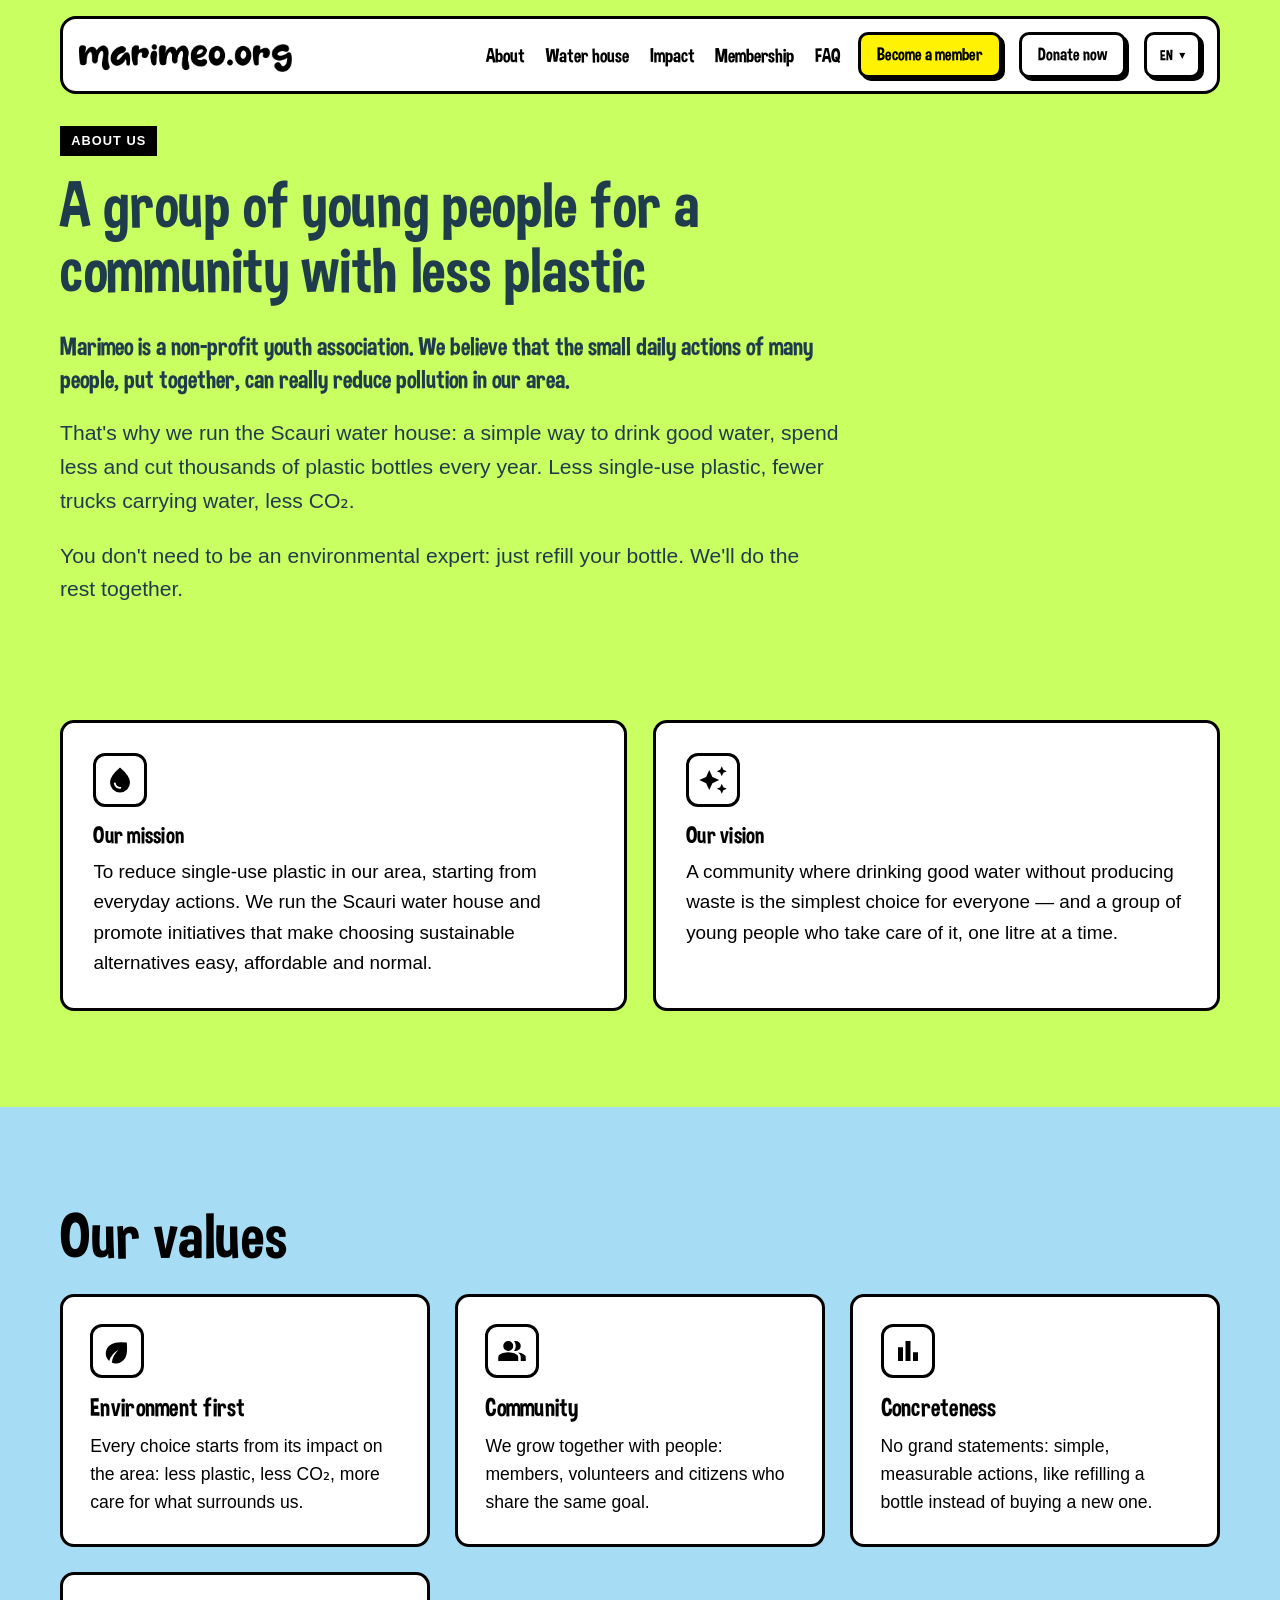
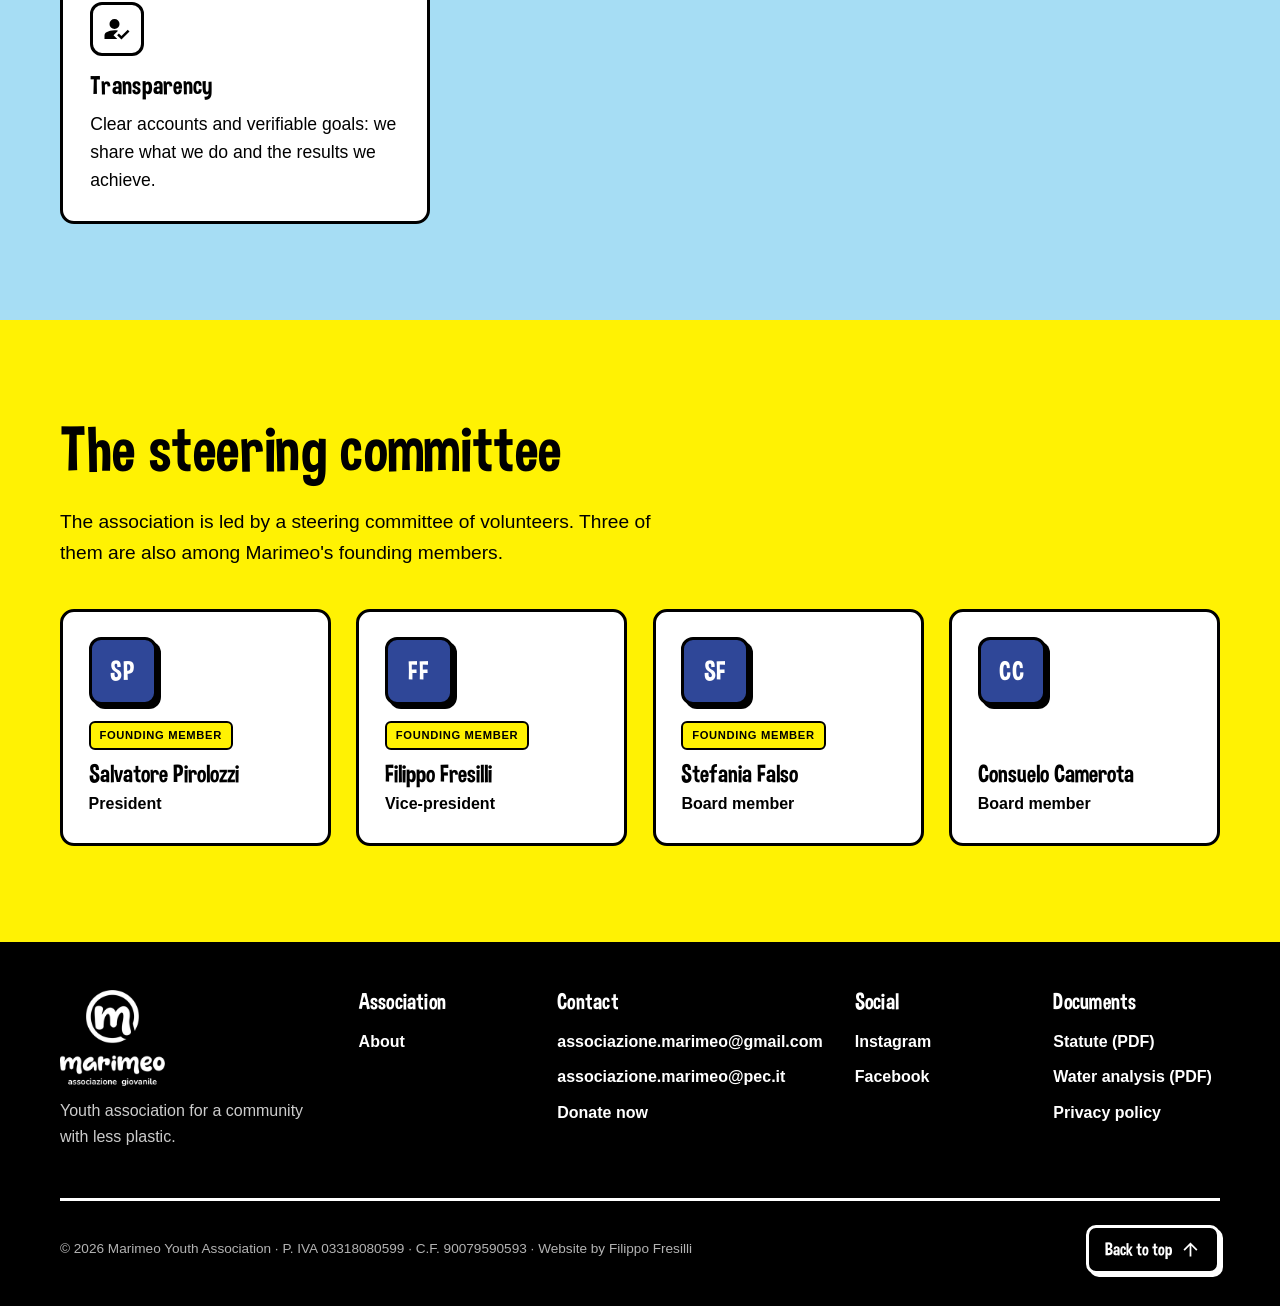
<file: chi-siamo.html>
<!DOCTYPE html>
<html lang="it">
<head>
  <meta charset="UTF-8" />
  <meta name="viewport" content="width=device-width, initial-scale=1.0" />

  <!-- Content Security Policy: consente solo le origini realmente usate dal sito
       (Umami, Google Fonts, mappa OpenStreetMap). Nessun 'unsafe-eval'. -->
  <meta http-equiv="Content-Security-Policy" content="default-src 'self'; base-uri 'self'; object-src 'none'; script-src 'self' https://cloud.umami.is; style-src 'self' https://fonts.googleapis.com; font-src 'self' https://fonts.gstatic.com; img-src 'self' data:; connect-src 'self' https://cloud.umami.is; frame-src https://www.openstreetmap.org; form-action 'self'" />

  <title data-i18n="about_page_title">Chi siamo · Associazione giovanile Marimeo a Scauri di Minturno</title>
  <meta name="description" data-i18n="about_meta_desc" content="La missione, la visione, i valori e il comitato direttivo dell'Associazione Giovanile Marimeo, che gestisce la casetta dell'acqua di Scauri (Minturno, LT)." />
  <link rel="canonical" href="https://www.marimeo.org/chi-siamo.html" />
  <meta name="robots" content="max-image-preview:large" />

  <!-- Open Graph -->
  <meta property="og:title" content="Chi siamo · Associazione giovanile Marimeo a Scauri di Minturno" />
  <meta property="og:description" content="Missione, visione, valori e comitato direttivo dell'associazione giovanile Marimeo, che gestisce la casetta dell'acqua di Scauri a Minturno (LT)." />
  <meta property="og:type" content="website" />
  <meta property="og:url" content="https://www.marimeo.org/chi-siamo.html" />
  <meta property="og:site_name" content="Marimeo" />
  <meta property="og:locale" content="it_IT" />
  <meta property="og:image" content="https://www.marimeo.org/assets/img/og-image.png?v=2" />
  <meta property="og:image:width" content="1200" />
  <meta property="og:image:height" content="630" />
  <meta property="og:image:alt" content="Marimeo — casetta dell'acqua di Scauri, associazione giovanile ambientale a Minturno (LT)" />
  <meta name="twitter:card" content="summary_large_image" />

  <!-- Favicon -->
  <link rel="icon" type="image/png" href="assets/img/favicon.png" />
  <link rel="apple-touch-icon" href="assets/img/favicon.png" />
  <meta name="theme-color" content="#2F4798" />

  <link rel="preconnect" href="https://fonts.googleapis.com" />
  <link rel="preconnect" href="https://fonts.gstatic.com" crossorigin />
  <link href="https://fonts.googleapis.com/css2?family=Nunito:wght@400;500;600;700;800&display=swap" rel="stylesheet" />

  <link rel="stylesheet" href="css/style.css" />

  <!-- Dati strutturati: breadcrumb + comitato direttivo dell'associazione. -->
  <script type="application/ld+json">
  {
    "@context": "https://schema.org",
    "@graph": [
      {
        "@type": "BreadcrumbList",
        "itemListElement": [
          { "@type": "ListItem", "position": 1, "name": "Home", "item": "https://www.marimeo.org/" },
          { "@type": "ListItem", "position": 2, "name": "Chi siamo", "item": "https://www.marimeo.org/chi-siamo.html" }
        ]
      },
      {
        "@type": "NGO",
        "@id": "https://www.marimeo.org/#organizzazione",
        "name": "Marimeo",
        "alternateName": "Associazione Giovanile Marimeo",
        "url": "https://www.marimeo.org/",
        "logo": "https://www.marimeo.org/assets/img/marimeo-logo-black.png",
        "email": "associazione.marimeo@gmail.com",
        "member": [
          { "@type": "Person", "name": "Salvatore Pirolozzi", "jobTitle": "Presidente" },
          { "@type": "Person", "name": "Filippo Fresilli", "jobTitle": "Vicepresidente" },
          { "@type": "Person", "name": "Stefania Falso", "jobTitle": "Consigliera" },
          { "@type": "Person", "name": "Consuelo Camerota", "jobTitle": "Consigliera" }
        ]
      }
    ]
  }
  </script>

  <!-- Umami analytics (privacy-friendly, no cookie) -->
  <script defer src="https://cloud.umami.is/script.js" data-website-id="8558ff55-bcef-4fe2-8a5b-39b1cadf78dc"></script>
</head>
<body>
  <a class="skip-link" href="#main" data-i18n="skip_link">Salta al contenuto</a>
  <a id="top" tabindex="-1"></a>

  <!-- ===== Sprite icone (Material Symbols Sharp, filled — Apache 2.0) ===== -->
  <svg xmlns="http://www.w3.org/2000/svg" class="svg-sprite" aria-hidden="true"><symbol id="i-users" viewBox="0 -960 960 960"><path d="M40-160v-112q0-34 17.5-62.5T104-378q62-31 126-46.5T360-440q66 0 130 15.5T616-378q29 15 46.5 43.5T680-272v112H40Zm720 0v-120q0-44-24.5-84.5T666-434q51 6 96 20.5t84 35.5q36 20 55 44.5t19 53.5v120H760ZM360-480q-66 0-113-47t-47-113q0-66 47-113t113-47q66 0 113 47t47 113q0 66-47 113t-113 47Zm400-160q0 66-47 113t-113 47q-11 0-28-2.5t-28-5.5q27-32 41.5-71t14.5-81q0-42-14.5-81T544-792q14-5 28-6.5t28-1.5q66 0 113 47t47 113Z"/></symbol><symbol id="i-impact" viewBox="0 -960 960 960"><path d="M640-160v-280h160v280H640Zm-240 0v-640h160v640H400Zm-240 0v-440h160v440H160Z"/></symbol><symbol id="i-droplet" viewBox="0 -960 960 960"><path d="M491-200q12-1 20.5-9.5T520-230q0-14-9-22.5t-23-7.5q-41 3-87-22.5T343-375q-2-11-10.5-18t-19.5-7q-14 0-23 10.5t-6 24.5q17 91 80 130t127 35ZM480-80q-137 0-228.5-94T160-408q0-100 79.5-217.5T480-880q161 137 240.5 254.5T800-408q0 140-91.5 234T480-80Z"/></symbol><symbol id="i-handshake" viewBox="0 -960 960 960"><path d="M622-144 484-282l56-56 82 82 202-202 56 56-258 258ZM400-480q-66 0-113-47t-47-113q0-66 47-113t113-47q66 0 113 47t47 113q0 66-47 113t-113 47Zm114 52L368-282l122 122H80v-112q0-33 17-62t47-44q51-26 115-44t141-18q30 0 58.5 3t55.5 9Z"/></symbol><symbol id="i-faq" viewBox="0 -960 960 960"><path d="M478-240q21 0 35.5-14.5T528-290q0-21-14.5-35.5T478-340q-21 0-35.5 14.5T428-290q0 21 14.5 35.5T478-240Zm-36-154h74q0-33 7.5-52t42.5-52q26-26 41-49.5t15-56.5q0-56-41-86t-97-30q-57 0-92.5 30T342-618l66 26q5-18 22.5-39t53.5-21q32 0 48 17.5t16 38.5q0 20-12 37.5T506-526q-44 39-54 59t-10 73Zm38 314q-83 0-156-31.5T197-197q-54-54-85.5-127T80-480q0-83 31.5-156T197-763q54-54 127-85.5T480-880q83 0 156 31.5T763-763q54 54 85.5 127T880-480q0 83-31.5 156T763-197q-54 54-127 85.5T480-80Z"/></symbol><symbol id="i-leaf" viewBox="0 -960 960 960"><path d="M450-80q-33 0-66.5-7.5T315-109q12-121 70-226t149-185q-110 56-190.5 148T231-162q-4-3-7.5-6.5L216-176q-47-47-71.5-105T120-402q0-68 27-130t75-110q81-81 210-105.5t362-4.5q18 239-6 364.5T684-182q-49 49-109.5 75.5T450-80Z"/></symbol><symbol id="i-sparkles" viewBox="0 0 24 24"><path d="m19 9-1.25-2.75L15 5l2.75-1.25L19 1l1.25 2.75L23 5l-2.75 1.25Zm0 14-1.25-2.75L15 19l2.75-1.25L19 15l1.25 2.75L23 19l-2.75 1.25ZM9 20l-2.5-5.5L1 12l5.5-2.5L9 4l2.5 5.5L17 12l-5.5 2.5Z"/></symbol><symbol id="i-arrow-up" viewBox="0 -960 960 960"><path d="M440-160v-487L216-423l-56-57 320-320 320 320-56 57-224-224v487h-80Z"/></symbol></svg>

  <!-- ===== Header / Navbar ===== -->
  <header class="site-header">
    <div class="container header-inner">
      <a href="index.html" class="brand" aria-label="Marimeo — home">
        <img class="brand-wordmark" src="assets/img/marimeo-wordmark-black.png" alt="Marimeo" width="609" height="80" />
      </a>

      <div class="header-right">
        <nav class="nav" aria-label="Navigazione principale">
          <ul class="nav-menu" id="nav-menu">
            <li><a href="chi-siamo.html" aria-current="page" data-i18n="nav_about">Chi siamo</a></li>
            <li><a href="index.html#casetta" data-i18n="nav_water">Casetta</a></li>
            <li><a href="index.html#impatto" data-i18n="nav_impact">Impatto</a></li>
            <li><a href="index.html#associarsi" data-i18n="nav_join_us">Associarsi</a></li>
            <li><a href="index.html#faq" data-i18n="nav_faq">FAQ</a></li>
          </ul>
        </nav>

        <a href="index.html#come-associarsi" class="btn btn-sm header-cta" data-i18n="nav_join">Diventa socio</a>
        <a href="https://paypal.me/associazionemarimeo?country.x=IT&amp;locale.x=it_IT" data-umami-event="dona" class="btn btn-sm btn-ghost header-donate" target="_blank" rel="noopener" data-i18n="donate_cta">Dona ora</a>

        <div class="lang-switch">
          <button type="button" class="lang-trigger" aria-expanded="false" aria-controls="lang-menu" aria-label="Cambia lingua / Change language">
            <span class="lang-current">IT</span>
            <span class="lang-caret" aria-hidden="true">▾</span>
          </button>
          <ul class="lang-menu" id="lang-menu">
            <li><button type="button" class="lang-btn is-active" data-lang="it" lang="it" aria-pressed="true">Italiano</button></li>
            <li><button type="button" class="lang-btn" data-lang="en" lang="en" aria-pressed="false">English</button></li>
            <li><button type="button" class="lang-btn" data-lang="fr" lang="fr" aria-pressed="false">Français</button></li>
          </ul>
        </div>
      </div>
    </div>
  </header>

  <!-- ===== Barra di navigazione mobile (in basso, stile app) ===== -->
  <nav class="bottom-nav" aria-label="Navigazione mobile">
    <a href="chi-siamo.html" class="bn-item" aria-current="page"><svg class="ico" aria-hidden="true"><use href="#i-users"></use></svg><span class="bn-label" data-i18n="nav_about">Chi siamo</span></a>
    <a href="index.html#casetta" class="bn-item"><svg class="ico" aria-hidden="true"><use href="#i-droplet"></use></svg><span class="bn-label" data-i18n="nav_water">Casetta</span></a>
    <a href="index.html#impatto" class="bn-item"><svg class="ico" aria-hidden="true"><use href="#i-impact"></use></svg><span class="bn-label" data-i18n="nav_impact">Impatto</span></a>
    <a href="index.html#associarsi" class="bn-item"><svg class="ico" aria-hidden="true"><use href="#i-handshake"></use></svg><span class="bn-label" data-i18n="nav_join_us">Associarsi</span></a>
    <a href="index.html#faq" class="bn-item"><svg class="ico" aria-hidden="true"><use href="#i-faq"></use></svg><span class="bn-label" data-i18n="nav_faq">FAQ</span></a>
  </nav>

  <main id="main" tabindex="-1">

    <!-- ===== Intro ===== -->
    <section class="section section-green section-top">
      <div class="container narrow">
        <p class="section-eyebrow" data-i18n="about_eyebrow">Chi siamo</p>
        <h1 class="section-title" data-i18n="about_title">Un'associazione di giovani per un territorio con meno plastica</h1>
        <div class="about-text">
          <p data-i18n="about_p1">Marimeo è un'associazione giovanile senza scopo di lucro. Crediamo che i piccoli gesti di ogni giorno, messi insieme, possano ridurre davvero l'inquinamento del nostro territorio.</p>
          <p data-i18n="about_p2">Per questo gestiamo la casetta dell'acqua di Scauri: un modo semplice per bere acqua buona, spendere meno e tagliare migliaia di bottiglie di plastica ogni anno. Meno plastica monouso, meno camion che trasportano acqua, meno CO₂.</p>
          <p data-i18n="about_p3">Non serve essere ambientalisti esperti: basta riempire la propria bottiglia. Il resto lo facciamo insieme.</p>
        </div>
      </div>
    </section>

    <!-- ===== Missione & Visione ===== -->
    <section class="section section-green about-mv">
      <div class="container">
        <div class="mv-grid">
          <article class="mv-card">
            <span class="card-ico" aria-hidden="true"><svg class="ico"><use href="#i-droplet"></use></svg></span>
            <h2 data-i18n="mission_title">La nostra missione</h2>
            <p data-i18n="mission_text">Ridurre la plastica monouso sul nostro territorio partendo dai gesti di ogni giorno. Gestiamo la casetta dell'acqua di Scauri e promuoviamo iniziative che rendono facile, conveniente e normale scegliere alternative sostenibili.</p>
          </article>
          <article class="mv-card">
            <span class="card-ico" aria-hidden="true"><svg class="ico"><use href="#i-sparkles"></use></svg></span>
            <h2 data-i18n="vision_title">La nostra visione</h2>
            <p data-i18n="vision_text">Un territorio dove bere acqua buona senza produrre rifiuti sia la scelta più semplice per tutti — e una comunità di giovani che se ne prende cura, un litro alla volta.</p>
          </article>
        </div>
      </div>
    </section>

    <!-- ===== Valori ===== -->
    <section class="section section-cyan">
      <div class="container">
        <h2 class="section-title" data-i18n="values_title">I nostri valori</h2>
        <div class="cards">
          <article class="card">
            <span class="card-ico" aria-hidden="true"><svg class="ico"><use href="#i-leaf"></use></svg></span>
            <h3 data-i18n="value1_title">Ambiente prima di tutto</h3>
            <p data-i18n="value1_text">Ogni scelta parte dall'impatto sul territorio: meno plastica, meno CO₂, più attenzione a ciò che ci circonda.</p>
          </article>
          <article class="card">
            <span class="card-ico" aria-hidden="true"><svg class="ico"><use href="#i-users"></use></svg></span>
            <h3 data-i18n="value2_title">Comunità</h3>
            <p data-i18n="value2_text">Cresciamo insieme alle persone: soci, volontari e cittadini che condividono lo stesso obiettivo.</p>
          </article>
          <article class="card">
            <span class="card-ico" aria-hidden="true"><svg class="ico"><use href="#i-impact"></use></svg></span>
            <h3 data-i18n="value3_title">Concretezza</h3>
            <p data-i18n="value3_text">Niente proclami: gesti semplici e misurabili, come riempire una borraccia invece di comprare una bottiglia.</p>
          </article>
          <article class="card">
            <span class="card-ico" aria-hidden="true"><svg class="ico"><use href="#i-handshake"></use></svg></span>
            <h3 data-i18n="value4_title">Trasparenza</h3>
            <p data-i18n="value4_text">Conti chiari e obiettivi verificabili: raccontiamo quello che facciamo e i risultati che otteniamo.</p>
          </article>
        </div>
      </div>
    </section>

    <!-- ===== Comitato direttivo ===== -->
    <section class="section section-yellow">
      <div class="container">
        <h2 class="section-title" data-i18n="committee_title">Il comitato direttivo</h2>
        <p class="section-intro" data-i18n="committee_intro">L'associazione è guidata da un comitato direttivo di volontari. Tre di loro sono anche tra i soci fondatori di Marimeo.</p>
        <ul class="people-grid">
          <li class="person-card">
            <span class="person-avatar" aria-hidden="true">SP</span>
            <span class="person-badge" data-i18n="founder_badge">Socio fondatore</span>
            <p class="person-name">Salvatore Pirolozzi</p>
            <p class="person-role" data-i18n="role_president">Presidente</p>
          </li>
          <li class="person-card">
            <span class="person-avatar" aria-hidden="true">FF</span>
            <span class="person-badge" data-i18n="founder_badge">Socio fondatore</span>
            <p class="person-name">Filippo Fresilli</p>
            <p class="person-role" data-i18n="role_vicepresident">Vicepresidente</p>
          </li>
          <li class="person-card">
            <span class="person-avatar" aria-hidden="true">SF</span>
            <span class="person-badge" data-i18n="founder_badge_f">Socia fondatrice</span>
            <p class="person-name">Stefania Falso</p>
            <p class="person-role" data-i18n="role_boardmember_f">Consigliera</p>
          </li>
          <li class="person-card">
            <span class="person-avatar" aria-hidden="true">CC</span>
            <p class="person-name">Consuelo Camerota</p>
            <p class="person-role" data-i18n="role_boardmember_f">Consigliera</p>
          </li>
        </ul>
      </div>
    </section>

  </main>

  <!-- ===== Footer ===== -->
  <footer class="site-footer">
    <div class="container footer-grid">
      <div class="footer-col">
        <img class="footer-logo" src="assets/img/marimeo-logo-white.png" alt="Marimeo — associazione giovanile" width="284" height="260" />
        <p class="footer-tagline" data-i18n="footer_tagline">Associazione giovanile per un territorio con meno plastica.</p>
      </div>

      <div class="footer-col">
        <h4 data-i18n="footer_about_title">Associazione</h4>
        <ul class="footer-list">
          <li><a href="chi-siamo.html" data-i18n="nav_about">Chi siamo</a></li>
        </ul>
      </div>

      <div class="footer-col">
        <h4 data-i18n="footer_contact_title">Contatti</h4>
        <ul class="footer-list">
          <li><a href="mailto:associazione.marimeo@gmail.com" data-umami-event="contatto-email">associazione.marimeo@gmail.com</a></li>
          <li><a href="mailto:associazione.marimeo@pec.it">associazione.marimeo@pec.it</a></li>
          <li><a href="https://paypal.me/associazionemarimeo?country.x=IT&amp;locale.x=it_IT" data-umami-event="dona" target="_blank" rel="noopener" data-i18n="donate_cta">Dona ora</a></li>
        </ul>
      </div>

      <div class="footer-col">
        <h4 data-i18n="footer_social_title">Social</h4>
        <ul class="footer-list">
          <li><a href="https://instagram.com/marimeo_org" data-umami-event="social-instagram" target="_blank" rel="noopener">Instagram</a></li>
          <li><a href="https://www.facebook.com/marimeo.org" data-umami-event="social-facebook" target="_blank" rel="noopener">Facebook</a></li>
        </ul>
      </div>

      <div class="footer-col">
        <h4 data-i18n="footer_links_title">Documenti</h4>
        <ul class="footer-list">
          <li><a href="assets/docs/statuto-marimeo.pdf" data-umami-event="pdf-statuto" target="_blank" rel="noopener" data-i18n="footer_statute">Statuto (PDF)</a></li>
          <li><a href="assets/docs/analisi-acqua-2026-06.pdf" data-umami-event="pdf-analisi-acqua" target="_blank" rel="noopener" data-i18n="footer_analysis">Analisi dell'acqua (PDF)</a></li>
          <li><a href="privacy.html" data-i18n="footer_privacy">Privacy policy</a></li>
        </ul>
      </div>
    </div>

    <div class="container footer-bottom">
      <p class="footer-copy">© <span id="year"></span> <span data-i18n="footer_copy">Associazione Giovanile Marimeo</span> · P. IVA 03318080599 · C.F. 90079590593 · <span data-i18n="footer_credit">Sito web realizzato da Filippo Fresilli</span></p>
      <a href="#top" class="btn btn-sm back-top"><span data-i18n="back_top">Torna su</span><svg class="ico" aria-hidden="true"><use href="#i-arrow-up"></use></svg></a>
    </div>
  </footer>

  <script src="js/i18n.js" defer></script>
  <script src="js/main.js" defer></script>
</body>
</html>
</file>
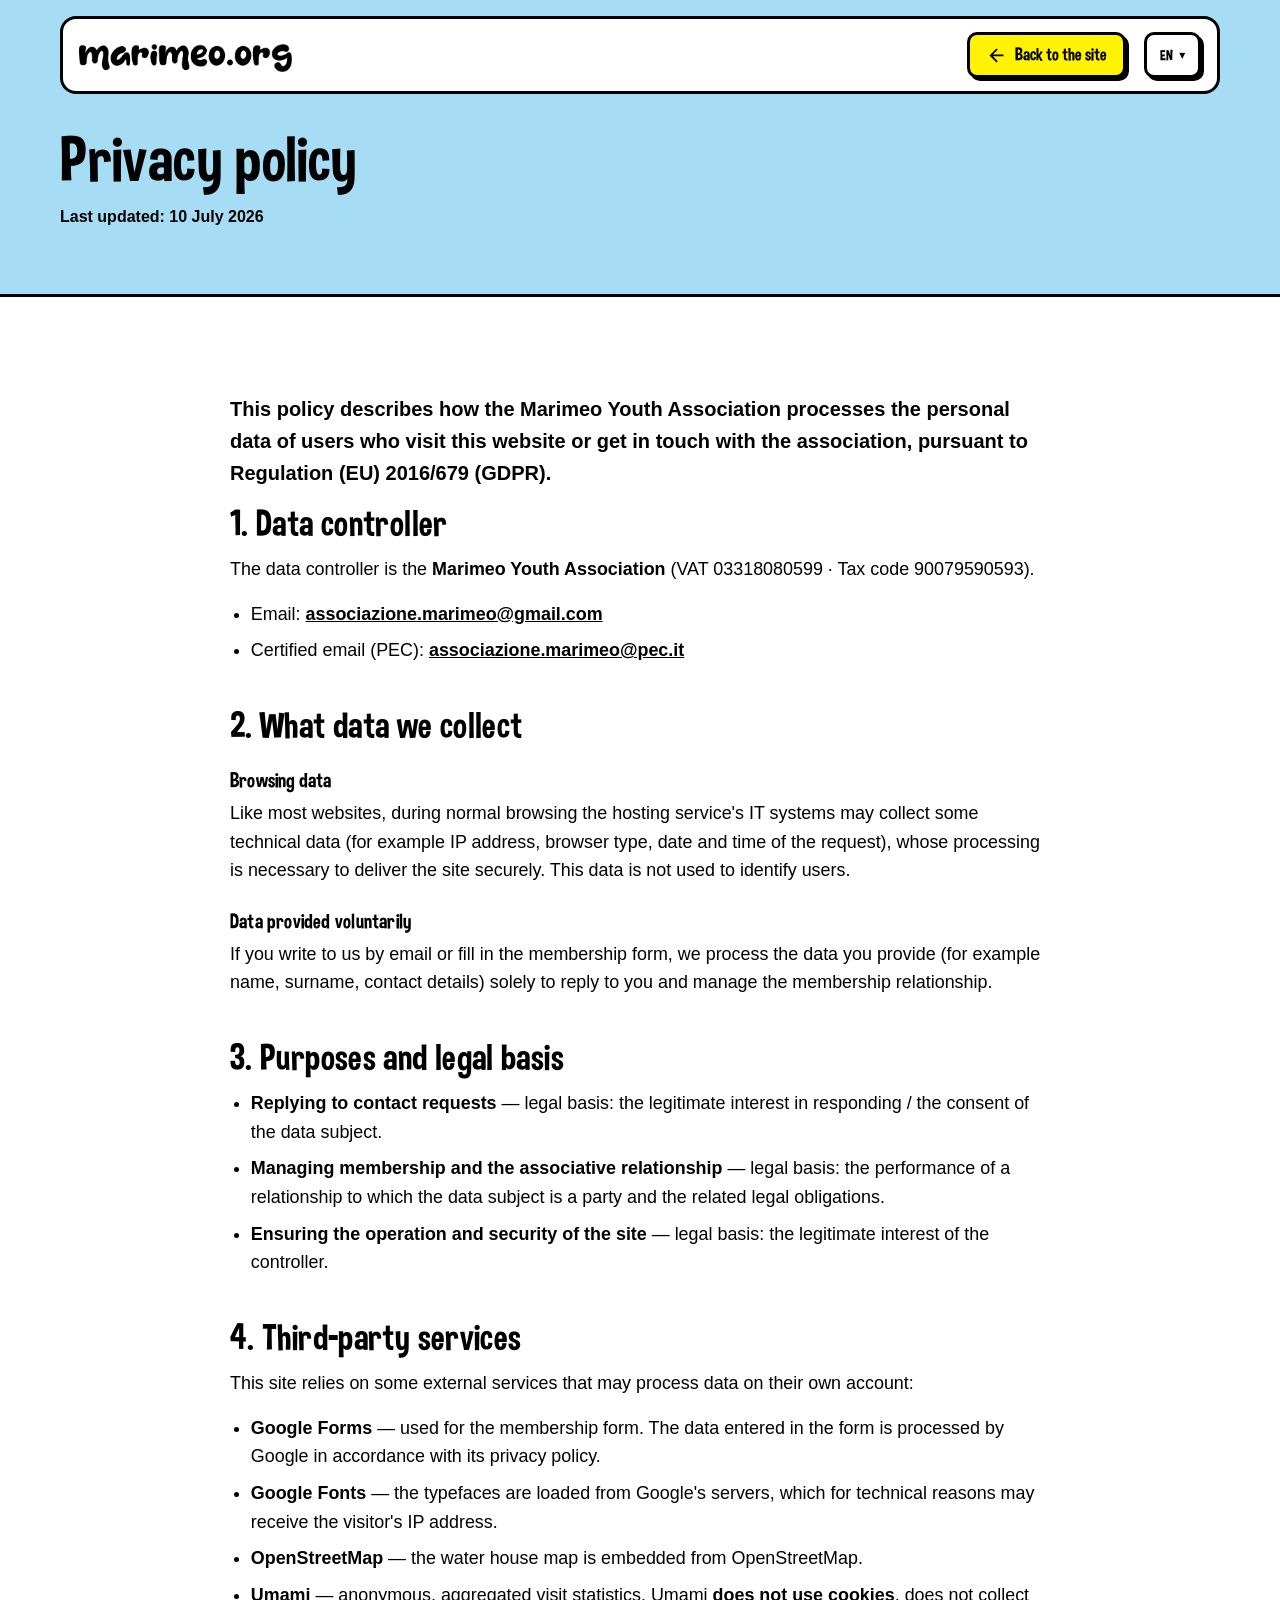
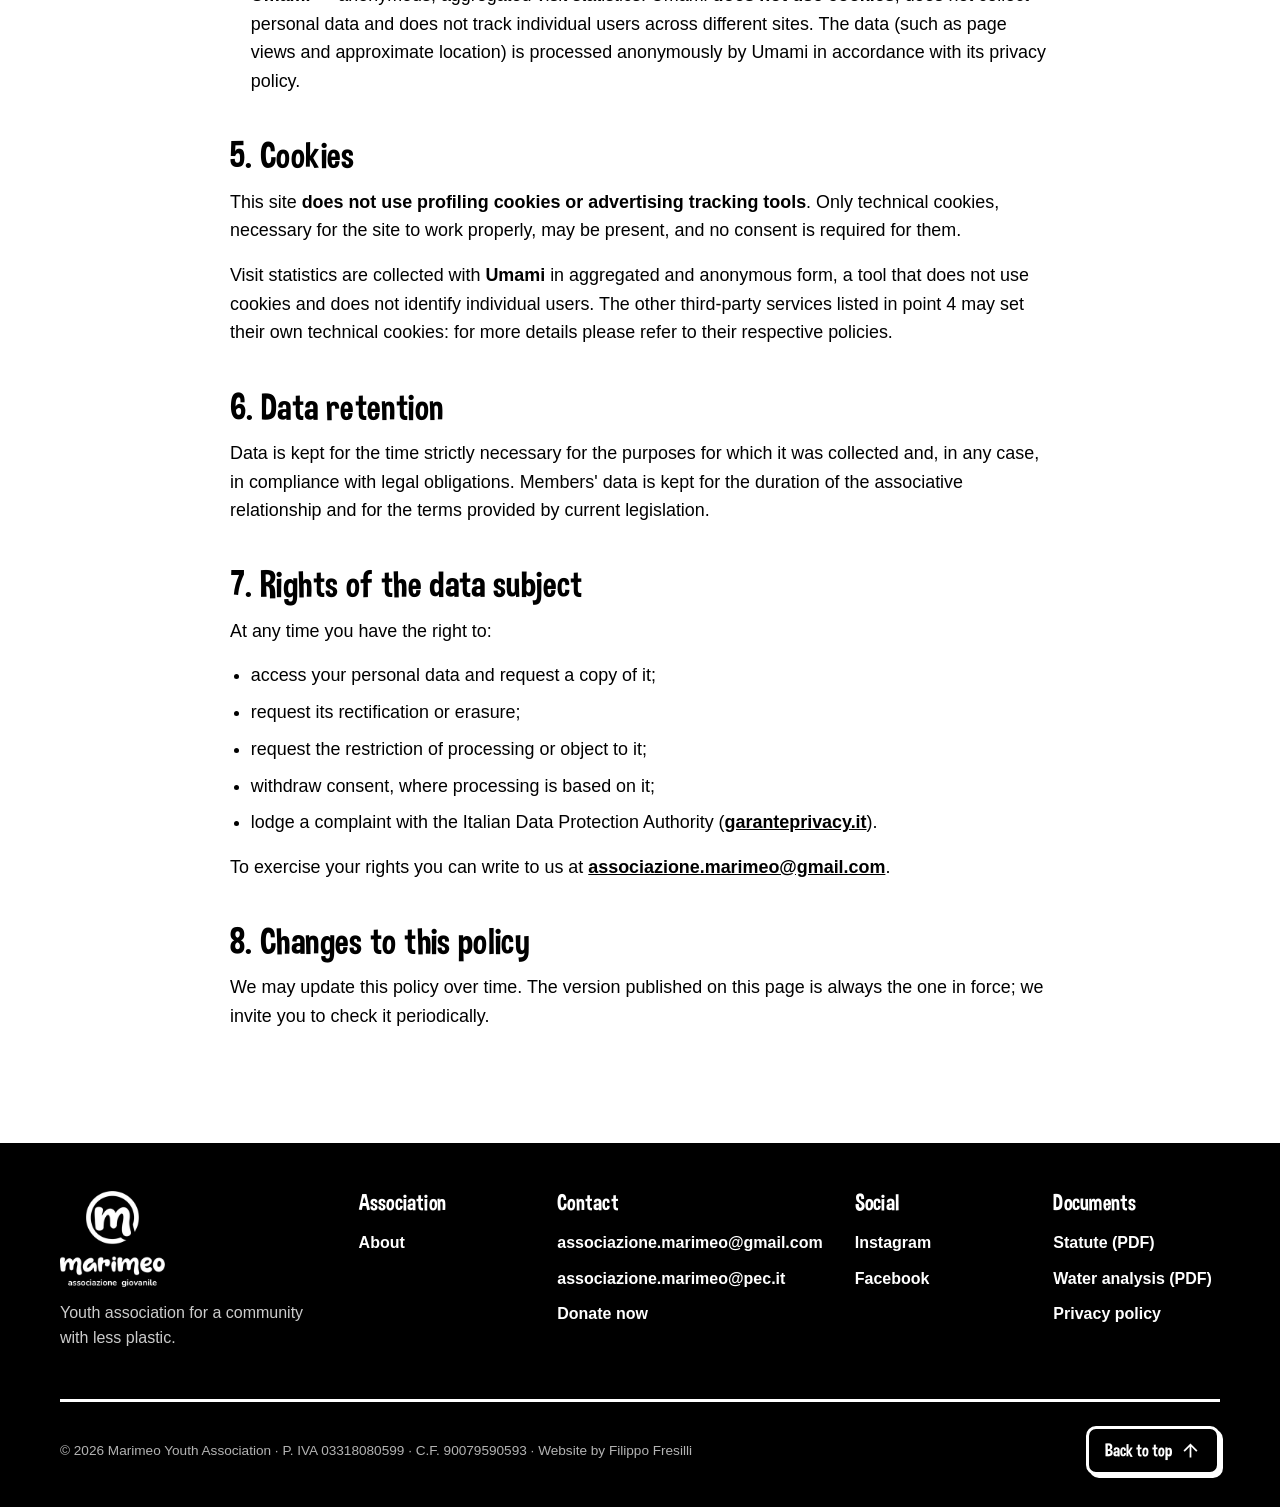
<file: privacy.html>
<!DOCTYPE html>
<html lang="it">
<head>
  <meta charset="UTF-8" />
  <meta name="viewport" content="width=device-width, initial-scale=1.0" />

  <!-- Content Security Policy: consente solo le origini realmente usate dal sito
       (Umami, Google Fonts, mappa OpenStreetMap). Nessun 'unsafe-eval'. -->
  <meta http-equiv="Content-Security-Policy" content="default-src 'self'; base-uri 'self'; object-src 'none'; script-src 'self' https://cloud.umami.is; style-src 'self' https://fonts.googleapis.com; font-src 'self' https://fonts.gstatic.com; img-src 'self' data:; connect-src 'self' https://cloud.umami.is; frame-src https://www.openstreetmap.org; form-action 'self'" />

  <title data-i18n="privacy_page_title">Privacy policy — Marimeo</title>
  <meta name="description" data-i18n="privacy_meta_desc" content="Informativa sul trattamento dei dati personali (GDPR) dell'Associazione Giovanile Marimeo." />
  <link rel="canonical" href="https://www.marimeo.org/privacy.html" />
  <meta name="robots" content="noindex, follow" />

  <link rel="icon" type="image/png" href="assets/img/favicon.png" />
  <link rel="apple-touch-icon" href="assets/img/favicon.png" />
  <meta name="theme-color" content="#2F4798" />

  <link rel="preconnect" href="https://fonts.googleapis.com" />
  <link rel="preconnect" href="https://fonts.gstatic.com" crossorigin />
  <link href="https://fonts.googleapis.com/css2?family=Nunito:wght@400;500;600;700;800&display=swap" rel="stylesheet" />

  <link rel="stylesheet" href="css/style.css" />

  <!-- Umami analytics (privacy-friendly, no cookie) -->
  <script defer src="https://cloud.umami.is/script.js" data-website-id="8558ff55-bcef-4fe2-8a5b-39b1cadf78dc"></script>
</head>
<body>
  <a class="skip-link" href="#main" data-i18n="skip_link">Salta al contenuto</a>
  <a id="top" tabindex="-1"></a>

  <!-- Sprite minima: la freccia "torna su" (footer) e "torna indietro" (header). -->
  <svg xmlns="http://www.w3.org/2000/svg" class="svg-sprite" aria-hidden="true"><symbol id="i-arrow-up" viewBox="0 -960 960 960"><path d="M440-160v-487L216-423l-56-57 320-320 320 320-56 57-224-224v487h-80Z"/></symbol><symbol id="i-arrow-left" viewBox="0 -960 960 960"><path d="M313-440l224 224-57 56-320-320 320-320 57 56-224 224h487v80H313Z"/></symbol></svg>

  <!-- ===== Header ===== -->
  <header class="site-header">
    <div class="container header-inner">
      <a href="index.html" class="brand" aria-label="Marimeo — home">
        <img class="brand-wordmark" src="assets/img/marimeo-wordmark-black.png" alt="Marimeo" width="609" height="80" />
      </a>
      <div class="header-right">
        <a href="index.html" class="btn btn-sm header-cta"><svg class="ico" aria-hidden="true"><use href="#i-arrow-left"></use></svg><span data-i18n="priv_back">Torna al sito</span></a>

        <div class="lang-switch">
          <button type="button" class="lang-trigger" aria-expanded="false" aria-controls="lang-menu" aria-label="Cambia lingua / Change language">
            <span class="lang-current">IT</span>
            <span class="lang-caret" aria-hidden="true">▾</span>
          </button>
          <ul class="lang-menu" id="lang-menu">
            <li><button type="button" class="lang-btn is-active" data-lang="it" lang="it" aria-pressed="true">Italiano</button></li>
            <li><button type="button" class="lang-btn" data-lang="en" lang="en" aria-pressed="false">English</button></li>
            <li><button type="button" class="lang-btn" data-lang="fr" lang="fr" aria-pressed="false">Français</button></li>
          </ul>
        </div>
      </div>
    </div>
  </header>

  <main id="main">
    <!-- ===== Intestazione pagina ===== -->
    <section class="legal-hero">
      <div class="container">
        <h1 data-i18n="priv_h1">Privacy policy</h1>
        <p class="legal-updated" data-i18n="priv_updated">Ultimo aggiornamento: 10 luglio 2026</p>
      </div>
    </section>

    <!-- ===== Testo dell'informativa ===== -->
    <section class="section">
      <div class="container legal">
        <p class="lead" data-i18n="priv_lead">
          La presente informativa descrive come l'Associazione Giovanile Marimeo tratta
          i dati personali degli utenti che visitano questo sito o entrano in contatto
          con l'associazione, ai sensi del Regolamento (UE) 2016/679 (GDPR).
        </p>

        <h2 data-i18n="priv_s1_title">1. Titolare del trattamento</h2>
        <p data-i18n="priv_s1_p" data-i18n-html>
          Il titolare del trattamento è l'<strong>Associazione Giovanile Marimeo</strong>
          (P. IVA 03318080599 · C.F. 90079590593).
        </p>
        <ul>
          <li data-i18n="priv_s1_email" data-i18n-html>Email: <a href="mailto:associazione.marimeo@gmail.com">associazione.marimeo@gmail.com</a></li>
          <li data-i18n="priv_s1_pec" data-i18n-html>PEC: <a href="mailto:associazione.marimeo@pec.it">associazione.marimeo@pec.it</a></li>
        </ul>

        <h2 data-i18n="priv_s2_title">2. Quali dati raccogliamo</h2>
        <h3 data-i18n="priv_s2_h3a">Dati di navigazione</h3>
        <p data-i18n="priv_s2_pa">
          Come la maggior parte dei siti web, durante la normale navigazione i sistemi
          informatici del servizio di hosting possono raccogliere alcuni dati tecnici
          (ad esempio indirizzo IP, tipo di browser, data e ora della richiesta), il cui
          trattamento è necessario per erogare il sito in sicurezza. Questi dati non
          vengono utilizzati per identificare gli utenti.
        </p>
        <h3 data-i18n="priv_s2_h3b">Dati forniti volontariamente</h3>
        <p data-i18n="priv_s2_pb">
          Se ci scrivi via email o compili il modulo di iscrizione come socio,
          trattiamo i dati che ci fornisci (ad esempio nome, cognome, contatti) al solo
          fine di risponderti e gestire il rapporto associativo.
        </p>

        <h2 data-i18n="priv_s3_title">3. Finalità e base giuridica</h2>
        <ul>
          <li data-i18n="priv_s3_li1" data-i18n-html><strong>Rispondere alle richieste di contatto</strong> — base giuridica: il legittimo interesse a dare riscontro / il consenso dell'interessato.</li>
          <li data-i18n="priv_s3_li2" data-i18n-html><strong>Gestire l'iscrizione e il rapporto associativo</strong> — base giuridica: l'esecuzione di un rapporto di cui l'interessato è parte e gli obblighi di legge connessi.</li>
          <li data-i18n="priv_s3_li3" data-i18n-html><strong>Garantire il funzionamento e la sicurezza del sito</strong> — base giuridica: il legittimo interesse del titolare.</li>
        </ul>

        <h2 data-i18n="priv_s4_title">4. Servizi di terze parti</h2>
        <p data-i18n="priv_s4_p">Questo sito si appoggia ad alcuni servizi esterni che possono trattare dati per proprio conto:</p>
        <ul>
          <li data-i18n="priv_s4_li1" data-i18n-html><strong>Google Forms</strong> — utilizzato per il modulo di iscrizione come socio. I dati inseriti nel modulo sono trattati da Google secondo la sua informativa privacy.</li>
          <li data-i18n="priv_s4_li2" data-i18n-html><strong>Google Fonts</strong> — i caratteri tipografici sono caricati dai server di Google, che per motivi tecnici può ricevere l'indirizzo IP del visitatore.</li>
          <li data-i18n="priv_s4_li3" data-i18n-html><strong>OpenStreetMap</strong> — la mappa della casetta dell'acqua è incorporata da OpenStreetMap.</li>
          <li data-i18n="priv_s4_li4" data-i18n-html><strong>Umami</strong> — statistiche di visita anonime e aggregate. Umami <strong>non utilizza cookie</strong>, non raccoglie dati personali e non traccia i singoli utenti tra siti diversi. I dati (come pagine viste e provenienza approssimativa) sono trattati in forma anonima da Umami secondo la sua informativa privacy.</li>
        </ul>

        <h2 data-i18n="priv_s5_title">5. Cookie</h2>
        <p data-i18n="priv_s5_pa" data-i18n-html>
          Questo sito <strong>non utilizza cookie di profilazione né strumenti di
          tracciamento a fini pubblicitari</strong>. Possono essere presenti solo cookie
          tecnici, necessari al corretto funzionamento del sito, per i quali non è
          richiesto il consenso.
        </p>
        <p data-i18n="priv_s5_pb" data-i18n-html>
          Le statistiche di visita sono raccolte con <strong>Umami</strong> in forma
          aggregata e anonima, uno strumento che non utilizza cookie e non identifica i
          singoli utenti. Gli altri servizi di terze parti indicati al punto 4 possono
          impostare propri cookie tecnici: per maggiori dettagli si rimanda alle
          rispettive informative.
        </p>

        <h2 data-i18n="priv_s6_title">6. Conservazione dei dati</h2>
        <p data-i18n="priv_s6_p">
          I dati sono conservati per il tempo strettamente necessario alle finalità per
          cui sono stati raccolti e, in ogni caso, nel rispetto degli obblighi di legge.
          I dati relativi ai soci sono conservati per la durata del rapporto associativo
          e per i termini previsti dalla normativa vigente.
        </p>

        <h2 data-i18n="priv_s7_title">7. Diritti dell'interessato</h2>
        <p data-i18n="priv_s7_p">In qualsiasi momento hai diritto di:</p>
        <ul>
          <li data-i18n="priv_s7_li1">accedere ai tuoi dati personali e chiederne una copia;</li>
          <li data-i18n="priv_s7_li2">chiederne la rettifica o la cancellazione;</li>
          <li data-i18n="priv_s7_li3">chiedere la limitazione del trattamento o opporti allo stesso;</li>
          <li data-i18n="priv_s7_li4">revocare il consenso, ove il trattamento si basi su di esso;</li>
          <li data-i18n="priv_s7_li5" data-i18n-html>proporre reclamo all'Autorità Garante per la protezione dei dati personali (<a href="https://www.garanteprivacy.it" target="_blank" rel="noopener">garanteprivacy.it</a>).</li>
        </ul>
        <p data-i18n="priv_s7_pend" data-i18n-html>
          Per esercitare i tuoi diritti puoi scriverci a
          <a href="mailto:associazione.marimeo@gmail.com">associazione.marimeo@gmail.com</a>.
        </p>

        <h2 data-i18n="priv_s8_title">8. Modifiche a questa informativa</h2>
        <p data-i18n="priv_s8_p">
          Potremmo aggiornare la presente informativa nel tempo. La versione pubblicata
          su questa pagina è sempre quella vigente; ti invitiamo a consultarla
          periodicamente.
        </p>
      </div>
    </section>
  </main>

  <!-- ===== Footer ===== -->
  <footer class="site-footer">
    <div class="container footer-grid">
      <div class="footer-col">
        <img class="footer-logo" src="assets/img/marimeo-logo-white.png" alt="Marimeo — associazione giovanile" width="284" height="260" />
        <p class="footer-tagline" data-i18n="footer_tagline">Associazione giovanile per un territorio con meno plastica.</p>
      </div>

      <div class="footer-col">
        <h4 data-i18n="footer_about_title">Associazione</h4>
        <ul class="footer-list">
          <li><a href="chi-siamo.html" data-i18n="nav_about">Chi siamo</a></li>
        </ul>
      </div>

      <div class="footer-col">
        <h4 data-i18n="footer_contact_title">Contatti</h4>
        <ul class="footer-list">
          <li><a href="mailto:associazione.marimeo@gmail.com" data-umami-event="contatto-email">associazione.marimeo@gmail.com</a></li>
          <li><a href="mailto:associazione.marimeo@pec.it">associazione.marimeo@pec.it</a></li>
          <li><a href="https://paypal.me/associazionemarimeo?country.x=IT&amp;locale.x=it_IT" data-umami-event="dona" target="_blank" rel="noopener" data-i18n="donate_cta">Dona ora</a></li>
        </ul>
      </div>

      <div class="footer-col">
        <h4 data-i18n="footer_social_title">Social</h4>
        <ul class="footer-list">
          <li><a href="https://instagram.com/marimeo_org" data-umami-event="social-instagram" target="_blank" rel="noopener">Instagram</a></li>
          <li><a href="https://www.facebook.com/marimeo.org" data-umami-event="social-facebook" target="_blank" rel="noopener">Facebook</a></li>
        </ul>
      </div>

      <div class="footer-col">
        <h4 data-i18n="footer_links_title">Documenti</h4>
        <ul class="footer-list">
          <li><a href="assets/docs/statuto-marimeo.pdf" data-umami-event="pdf-statuto" target="_blank" rel="noopener" data-i18n="footer_statute">Statuto (PDF)</a></li>
          <li><a href="assets/docs/analisi-acqua-2026-06.pdf" data-umami-event="pdf-analisi-acqua" target="_blank" rel="noopener" data-i18n="footer_analysis">Analisi dell'acqua (PDF)</a></li>
          <li><a href="privacy.html" data-i18n="footer_privacy">Privacy policy</a></li>
        </ul>
      </div>
    </div>

    <div class="container footer-bottom">
      <p class="footer-copy">© <span id="year"></span> <span data-i18n="footer_copy">Associazione Giovanile Marimeo</span> · P. IVA 03318080599 · C.F. 90079590593 · <span data-i18n="footer_credit">Sito web realizzato da Filippo Fresilli</span></p>
      <a href="#top" class="btn btn-sm back-top"><span data-i18n="back_top">Torna su</span><svg class="ico" aria-hidden="true"><use href="#i-arrow-up"></use></svg></a>
    </div>
  </footer>

  <script src="js/i18n.js" defer></script>
  <script src="js/main.js" defer></script>
</body>
</html>
</file>
<file: css/style.css>
/* ============================================================
   Marimeo — TEST STILE BRUTALISTA
   Titoli: Dimbo · Palette: blu #2F4798, nero, azzurro #A6DDF4, giallo #FFF203
   ============================================================ */

@font-face {
  font-family: "Dimbo";
  src: url("../assets/fonts/Dimbo-Regular.woff") format("woff");
  font-weight: normal;
  font-style: normal;
  font-display: swap;
}

:root {
  --blue: #2F4798;
  --black: #000000;
  --cyan: #A6DDF4;
  --yellow: #FFF203;
  --white: #FFFFFF;
  --green: #CAFF61;
  /* Inchiostro del verde: sul lime il nero puro vibra, questo blu profondo no. */
  --ink: #1F3C4C;

  --border: 3px solid var(--black);
  /* Ombra netta = affordance di click. Solo su CTA ed elementi interattivi. */
  --shadow: 6px 6px 0 var(--black);
  --shadow-sm: 4px 4px 0 var(--black);

  /* Stacco delle barre flottanti (navbar e tab bar) dai bordi dello schermo. */
  --bn-gap: 16px;
  /* Altezza della navbar: min-height di .header-inner + i 3px di bordo per lato.
     Serve a hero e scroll-padding, che devono sapere quanto spazio occupa. */
  --header-h: 78px;

  --font-head: "Dimbo", "Arial Black", system-ui, sans-serif;
  --font-body: "Nunito", "Helvetica Neue", Arial, system-ui, sans-serif;

  --container: 1160px;
  --space: clamp(3.5rem, 8vw, 6rem);
}

*, *::before, *::after { box-sizing: border-box; }
/* Le ancore devono fermarsi sotto la navbar flottante, non dietro. */
html { scroll-behavior: smooth; scroll-padding-top: calc(var(--bn-gap) + var(--header-h) + 12px); }
body {
  margin: 0;
  font-family: var(--font-body);
  color: var(--black);
  background: var(--white);
  line-height: 1.6;
  font-weight: 500;
  -webkit-font-smoothing: antialiased;
}
img { max-width: 100%; display: block; }
a { color: inherit; }

/* Skip link: fuori vista finché non riceve il focus da tastiera. */
.skip-link {
  position: fixed; left: 50%; top: 0; transform: translate(-50%, -120%);
  z-index: 100; background: var(--black); color: var(--white);
  font-family: var(--font-body); font-weight: 800; text-decoration: none;
  padding: 0.6rem 1.1rem; border-radius: 0 0 10px 10px;
  transition: transform 0.15s ease;
}
.skip-link:focus { transform: translate(-50%, 0); outline: 3px solid var(--yellow); outline-offset: 2px; }
/* Il focus programmatico dallo skip link non deve lasciare un contorno sul main. */
main:focus { outline: none; }

h1, h2, h3, h4 {
  font-family: var(--font-head);
  font-weight: normal;
  line-height: 1.02;
  margin: 0 0 0.4em;
  letter-spacing: 0.01em;
}

/* ---------- Layout ---------- */
/* .container e' l'unica griglia della pagina: fissa la colonna e i suoi margini,
   cosi' ogni sezione parte dalla stessa verticale. Chi vuole righe piu' corte
   NON restringe il container (lo ricentrerebbe, spostando il bordo sinistro):
   limita la misura del contenuto, che resta a filo. */
.container { width: min(100% - 2.5rem, var(--container)); margin-inline: auto; }
.container.narrow { --measure: 780px; }
.container.narrow > * { max-width: var(--measure); }
/* Eccezione voluta: la colonna stretta si stacca dalla griglia e si ricentra.
   Da usare solo dove il blocco e' un'isola autoconclusa (la FAQ), mai su
   sezioni che devono leggersi in continuita' con quelle sopra e sotto. */
.container.narrow.centered { width: min(100% - 2.5rem, var(--measure)); }
.section { padding-block: var(--space); }
/* Prima sezione di una sottopagina senza hero: compensa la navbar fissa
   con lo stesso offset di .hero e .legal-hero (altrimenti il contenuto ci
   finisce sotto). Stesso stacco della pagina privacy: header + 2rem. */
.section-top { padding-top: calc(var(--bn-gap) + var(--header-h) + 2rem); }
.section-cyan { background: var(--cyan); }
.section-blue { background: var(--blue); color: var(--white); }
.section-yellow { background: var(--yellow); }
.section-green { background: var(--green); color: var(--ink); }

.section-eyebrow, .eyebrow {
  display: inline-block; background: var(--black); color: var(--white);
  font-family: var(--font-body); font-weight: 800; text-transform: uppercase;
  letter-spacing: 0.08em; font-size: 0.8rem; padding: 0.3rem 0.7rem; margin: 0 0 1rem;
}
.section-title { font-size: clamp(2.4rem, 6vw, 4rem); max-width: 20ch; }
/* Nelle sezioni strette il titolo usa tutta la misura, non i 20ch di default. */
.container.narrow > .section-title { max-width: var(--measure); }
/* Titolo "Come associarsi": più lungo, va tenuto su due righe. */
#come-associarsi .section-title { max-width: 28ch; text-wrap: balance; }
.section-intro { font-size: 1.2rem; max-width: 58ch; margin-bottom: 2.5rem; font-weight: 500; }
/* Testo generico del corpo (+10%) */
.card p, .card-list li, .step p, .faq-a p, .price-note, .enroll-option p { font-size: 1.1rem; }

/* ---------- Buttons ---------- */
.btn {
  display: inline-flex; align-items: center; justify-content: center; gap: 0.5rem;
  background: var(--yellow); color: var(--black);
  font-family: var(--font-head); font-size: 1.32rem; text-decoration: none;
  padding: 0.65rem 1.4rem; border: var(--border); border-radius: 10px;
  box-shadow: var(--shadow-sm); cursor: pointer;
  transition: transform 0.1s ease, box-shadow 0.1s ease;
}
/* Primario: all'hover solo il movimento dell'ombra, nessun cambio di colore */
.btn:hover { transform: translate(2px, 2px); box-shadow: 2px 2px 0 var(--black); }
.btn:active { transform: translate(4px, 4px); box-shadow: 0 0 0 var(--black); }
.btn:focus-visible { outline: 3px solid var(--blue); outline-offset: 3px; }
.btn-lg { font-size: 1.56rem; padding: 0.85rem 1.9rem; }
.btn-sm { font-size: 1.14rem; padding: 0.45rem 1rem; box-shadow: 3px 3px 0 var(--black); }

/* Secondario: bianco, all'hover solo il movimento dell'ombra */
.btn-ghost { background: var(--white); }

/* Terziario: solo testo/link blu con underline animato */
.btn-tertiary {
  display: inline-flex; align-items: center; gap: 0.4rem;
  font-family: var(--font-head); font-size: 1.32rem; line-height: 1.2;
  color: var(--blue); background: none; border: none; padding: 0;
  text-decoration: none; cursor: pointer; position: relative;
}
.btn-tertiary::after {
  content: ""; position: absolute; left: 0; bottom: -2px;
  width: 100%; height: 3px; background: var(--blue);
  transform: scaleX(0); transform-origin: left;
  transition: transform 0.25s ease;
}
.btn-tertiary:hover::after { transform: scaleX(1); }
.btn-tertiary:focus-visible { outline: 3px solid var(--blue); outline-offset: 3px; }

/* ---------- Icone (Material Symbols Sharp, filled) ---------- */
.ico {
  display: inline-block; width: 1.15em; height: 1.15em; vertical-align: -0.2em;
  fill: currentColor; stroke: none;
  flex-shrink: 0;
}
.bn-item .ico { width: 24px; height: 24px; }
.card-ico .ico { width: 30px; height: 30px; }
.enroll-ico .ico { width: 26px; height: 26px; }
.hero-badges .ico, .tag-list .ico { width: 1.25em; height: 1.25em; }

/* ---------- Header ---------- */
/* Navbar flottante: fixed e non sticky, altrimenti occuperebbe il flusso e
   l'hero partirebbe sotto di lei, scoprendo il bianco del body attorno alla
   pillola. Niente ombra: l'ombra netta e' l'affordance di click, e la barra
   non e' un elemento cliccabile (lo sono i bottoni al suo interno). */
.site-header {
  position: fixed; top: var(--bn-gap); left: 0; right: 0; z-index: 50;
  width: min(100% - var(--bn-gap) * 2, var(--container));
  margin-inline: auto;
  background: var(--white); border: var(--border); border-radius: 16px;
}
/* Il .container aggiungerebbe il suo margine a quello della barra: lo neutralizzo. */
.site-header .container { width: auto; margin-inline: 0; padding-inline: 1rem; }
.header-inner { display: flex; align-items: center; justify-content: space-between; min-height: 72px; }
/* Rigidi entrambi: da flex item comprimibili, il wordmark (altezza fissa,
   max-width 100%) veniva schiacciato in orizzontale e si deformava. */
.brand, .header-right { flex: 0 0 auto; }
.brand { display: inline-flex; align-items: center; gap: 0.6rem; text-decoration: none; color: var(--black); }
/* Logo fluido: larghezza proporzionale allo schermo (32vw), con un minimo che ne
   preserva la leggibilita' e un massimo pari alla dimensione desktop.
   Dimensiono la larghezza e lascio l'altezza automatica: gli attributi width/height
   dell'<img> danno l'aspect-ratio, quindi non si deforma. */
/* Piccolo offset verticale: l'immagine ha spazio bianco interno che la fa
   sembrare leggermente alta rispetto al resto della navbar. */
.brand-wordmark { width: clamp(100px, 32vw, 213px); height: auto; max-width: none; display: block; transform: translateY(3px); }
.header-right { display: flex; align-items: center; gap: 1.1rem; }

/* ---------- Lang switch (dropdown) ---------- */
.lang-switch { position: relative; }
.lang-trigger {
  display: inline-flex; align-items: center; gap: 0.4rem;
  font-family: var(--font-head); font-size: 0.95rem; color: var(--black);
  background: var(--white); border: var(--border); border-radius: 10px;
  padding: 0 0.8rem; cursor: pointer; box-shadow: 3px 3px 0 var(--black);
  transition: transform 0.1s ease, box-shadow 0.1s ease;
}
/* Stessa altezza per il pulsante lingua e il CTA "Diventa socio" */
.lang-trigger, .header-cta, .header-donate { height: 46px; }
/* Hover da secondario: solo movimento dell'ombra, resta bianco */
.lang-trigger:hover { transform: translate(2px, 2px); box-shadow: 2px 2px 0 var(--black); }
.lang-trigger:active { transform: translate(3px, 3px); box-shadow: 0 0 0 var(--black); }
.lang-caret { font-family: var(--font-body); font-size: 0.75rem; transition: transform 0.15s ease; }
.lang-trigger[aria-expanded="true"] .lang-caret { transform: rotate(180deg); }

.lang-menu {
  position: absolute; top: calc(100% + 6px); right: 0; z-index: 60;
  list-style: none; margin: 0; padding: 0; min-width: 150px;
  background: var(--white); border: var(--border); border-radius: 10px;
  box-shadow: var(--shadow); overflow: hidden; display: none;
}
.lang-menu.open { display: block; }
.lang-btn {
  display: block; width: 100%; text-align: left;
  font-family: var(--font-head); font-size: 1rem; color: var(--black);
  background: var(--white); border: none; border-bottom: 2px solid var(--black);
  padding: 0.6rem 0.9rem; cursor: pointer;
}
.lang-menu li:last-child .lang-btn { border-bottom: none; }
.lang-btn:hover { background: var(--cyan); }
.lang-btn.is-active { background: var(--yellow); }

/* ---------- Nav ---------- */
.nav-menu { display: flex; align-items: center; gap: 1.3rem; list-style: none; margin: 0; padding: 0; }
/* Senza questi, quando lo spazio stringe i link si comprimono e "Chi siamo"
   va a capo dentro la barra. Meglio che la nav resti rigida. */
.nav-menu li { flex: 0 0 auto; }
.nav-menu a {
  text-decoration: none; font-family: var(--font-head); font-size: 1.26rem; color: var(--black);
  white-space: nowrap;
}
.nav-menu a:hover { color: var(--blue); text-decoration: underline; text-decoration-thickness: 3px; }
.nav-menu .btn { color: var(--black); }

/* ---------- Hero ---------- */
/* L'hero parte da y=0, dietro la navbar flottante: il padding-top gli restituisce
   lo spazio che l'header non occupa piu' nel flusso. Lo stacco sotto la navbar
   cresce meno del padding di fondo: su desktop i ~94px di offset dell'header
   danno gia' aria al titolo, un secondo clamp a 5.5rem lo spingerebbe troppo giu'. */
.hero {
  /* Il cyan resta il fondo: l'SVG dei personaggi ha lo sfondo trasparente, quindi
     l'azzurro traspare dove l'illustrazione non copre. L'arte e' ancorata in basso
     a tutta larghezza (1440px il disegno nativo), cosi' i personaggi poggiano sul
     bordo inferiore della sezione mentre il testo resta in alto. */
  background:
    var(--cyan)
    url("../assets/img/hero-personaggi-marimeo.svg")
    center bottom / 100% auto
    no-repeat;
  border-bottom: var(--border);
  padding-block: calc(var(--bn-gap) + var(--header-h) + 2rem) clamp(3rem, 8vw, 5.5rem);
  /* La hero occupa sempre il 95% dell'altezza visibile: cosi' l'illustrazione dei
     personaggi ha spazio a fondo sezione anche se il testo e' corto. dvh tiene conto
     delle barre del browser su mobile. */
  min-height: 95dvh;
  /* Testo e CTA centrati verticalmente nell'area disponibile (tra il padding-top
     che li tiene sotto la navbar e il padding-bottom). */
  display: flex;
  flex-direction: column;
  justify-content: center;
}
/* Il contenuto e' centrato: cosi' resta in colonna sopra l'illustrazione dei
   personaggi (ancorata in basso) senza finirci sopra ai lati. */
.hero-inner { text-align: center; }
/* Margine laterale piu' stretto del .container globale (2.5rem): sul responsive
   la colonna di testo/CTA guadagna larghezza e va a capo meno spesso. Su desktop
   il cap var(--container) prevale, quindi nulla cambia. */
.hero .hero-inner { width: min(100% - 1.5rem, var(--container)); }
/* Stesso principio del .narrow: la hero sta sulla griglia, sono i suoi blocchi
   a fermarsi a 900px; auto sui margini li tiene in asse. */
.hero-inner > * { max-width: 900px; margin-inline: auto; }
/* I pulsanti stanno su una riga flex: senza justify si accumulerebbero a sinistra. */
.hero-actions { justify-content: center; }
/* Il claim e' una frase intera, non tre parole: a 6.6rem occupava mezza pagina.
   Il minimo del clamp e' basso (1.35rem) di proposito: se restasse a 2.35rem, sotto
   ~587px il font smetterebbe di rimpicciolirsi mentre lo schermo continua a stringersi,
   e la frase andrebbe a capo su 4-5 righe. Con un minimo basso e' il termine 6.4vw a
   guidare: font e viewport scalano insieme, quindi le righe restano ~3 fin sui telefoni. */
.hero h1 { font-size: clamp(1.35rem, 6.4vw, 4.5rem); }
/* L'eyebrow vive dentro l'h1 (le keyword devono stare nel titolo), quindi va
   sottratto all'ereditarieta' di font-size/line-height del titolo stesso. */
.hero-title .eyebrow { line-height: 1.4; }
/* Misura in ch: la larghezza scala col font (a differenza di px/%), quindi il
   numero di righe resta stabile su qualunque schermo. 34ch lasciava spazio a 2 righe
   sui desktop piu' stretti; a 28ch la frase (~86 caratteri) non entra piu' in due e
   resta sempre di almeno tre righe. balance le distribuisce in modo uniforme, cosi'
   il blocco non cresce troppo in altezza e non scende sopra l'illustrazione. */
.hero-claim {
  display: block; margin: 0 auto 2rem;
  max-width: 28ch; text-wrap: balance;
}
.hero-actions { display: flex; flex-wrap: wrap; gap: 1rem; }
.hero-badges { display: flex; flex-wrap: wrap; gap: 0.8rem; list-style: none; margin: 2.2rem 0 0; padding: 0; }
.hero-badges li {
  display: inline-flex; align-items: center; gap: 0.5rem;
  background: var(--white); border: var(--border); border-radius: 999px;
  padding: 0.45rem 1rem; font-family: var(--font-head); font-size: 1rem;
}

/* ---------- Marquee ---------- */
.marquee { overflow: hidden; background: var(--yellow); border-bottom: var(--border); }
.marquee-track { display: flex; width: max-content; animation: marquee 20s linear infinite; }
/* All'hover la striscia rallenta (non si ferma) */
.marquee:hover .marquee-track { animation-duration: 60s; }
.marquee-track span { font-family: var(--font-head); font-size: 1.85rem; padding: 0.5rem 0; white-space: nowrap; }
.marquee-sep { font-style: normal; display: inline-block; padding-inline: 0.5em; }
@keyframes marquee { to { transform: translateX(-50%); } }

/* ---------- About ---------- */
.about-text p { font-size: 1.32rem; margin-bottom: 1.1rem; }
.about-text p:first-child { font-family: var(--font-head); font-size: 1.65rem; line-height: 1.25; }
/* Bottone "Scopri di più" del teaser in home, sotto l'intro. */
.about-cta { margin: 2rem 0 0; }

/* Missione & Visione: due blocchi affiancati, stessa grammatica delle .card. */
.mv-grid { display: grid; grid-template-columns: 1fr 1fr; gap: 1.6rem; }
/* Sezione M/V verde: sulla pagina segue l'intro (anch'essa verde) senza stacco
   in cima, cosi' le due bande verdi si leggono come un blocco continuo. */
.about-mv { padding-top: 0; }
.mv-card {
  background: var(--white); color: var(--black); border: var(--border);
  border-radius: 14px; padding: 1.9rem;
}
.mv-card h3 { font-size: 1.9rem; margin: 0.2rem 0 0.6rem; }
.mv-card p { font-size: 1.18rem; font-weight: 500; margin: 0; }

/* Comitato direttivo */
.people-grid {
  display: grid; grid-template-columns: repeat(auto-fit, minmax(215px, 1fr));
  gap: 1.6rem; list-style: none; margin: 0; padding: 0;
}
.person-card {
  display: flex; flex-direction: column; align-items: flex-start;
  background: var(--white); color: var(--black); border: var(--border);
  border-radius: 14px; padding: 1.6rem;
}
/* Avatar segnaposto: quadrato brutalista con le iniziali (in attesa delle foto). */
.person-avatar {
  display: inline-grid; place-items: center; width: 68px; height: 68px;
  background: var(--blue); color: var(--white);
  border: var(--border); border-radius: 12px; box-shadow: var(--shadow-sm);
  font-family: var(--font-head); font-size: 1.7rem; letter-spacing: 0.02em;
  margin-bottom: 1rem;
}
.person-badge {
  background: var(--yellow); color: var(--black); border: 2px solid var(--black);
  font-family: var(--font-body); font-weight: 800; text-transform: uppercase;
  letter-spacing: 0.06em; font-size: 0.7rem; padding: 0.22rem 0.55rem;
  border-radius: 6px; margin-bottom: 0.7rem;
}
.person-name { font-family: var(--font-head); font-size: 1.55rem; line-height: 1.05; margin: auto 0 0.25rem; }
.person-role { font-weight: 700; margin: 0; }

/* ---------- Stat / cards shared box ---------- */
.stats { display: grid; grid-template-columns: repeat(auto-fit, minmax(230px, 1fr)); gap: 1.6rem; }
.stat {
  background: var(--white); color: var(--black); border: var(--border); border-radius: 14px;
  padding: 2rem 1.4rem; text-align: center;
}
.stat-num { font-family: var(--font-head); font-size: clamp(3.1rem, 7.7vw, 4.4rem); color: var(--blue); line-height: 1; }
.stat-label { margin: 0.6rem 0 0; font-weight: 700; }
.stat-note { margin-top: 1.6rem; font-weight: 700; }
.section-blue .stat-note { color: var(--white); }

/* ---------- Cosa facciamo: i progetti ---------- */
/* Le due card stanno una sotto l'altra, a tutta colonna: niente scroll
   orizzontale, niente contenuto nascosto. */
.projects-track {
  display: grid; gap: 1.6rem;
  list-style: none; margin: 0; padding: 0;
}

/* Bordo nero a delimitare la card sulla pagina bianca.
   La casetta prende il celeste, i progetti futuri il verde. */
.project-card {
  min-width: 0;
  display: flex; flex-direction: column;
  background: var(--cyan); color: var(--black);
  border: var(--border); border-radius: 14px; padding: 1.8rem;
}

.project-status {
  align-self: flex-start;
  background: var(--black); color: var(--white);
  font-family: var(--font-body); font-weight: 800; text-transform: uppercase;
  letter-spacing: 0.08em; font-size: 0.8rem; padding: 0.3rem 0.7rem; margin: 0 0 1rem;
}
.project-name { font-size: clamp(1.9rem, 3.4vw, 2.7rem); max-width: 22ch; }
.project-desc { font-size: 1.15rem; font-weight: 500; max-width: 62ch; margin: 0 0 1.8rem; }

.project-next { background: var(--green); color: var(--ink); }
.project-next .project-status { background: var(--ink); color: var(--green); }
.project-cta { align-self: flex-start; }
/* I due bottoni della card (associarsi + donazione) affiancati, a sinistra. */
.project-actions { display: flex; flex-wrap: wrap; gap: 0.8rem; align-self: flex-start; }
.project-next .tag-list { margin-bottom: 1.8rem; }

/* Le chip spostate qui dall'hero: spinte in fondo alla card, con un filo di
   stacco dal contenuto sopra. Sul celeste della card diventano blu piene
   (senza bordo) con testo e icone bianchi. */
.project-badges { margin-top: auto; padding-top: 1.8rem; }
.project-badges li { background: var(--blue); color: var(--white); border: none; }

/* ---------- Casetta ---------- */
.water-layout { display: grid; grid-template-columns: 1.1fr 1fr; gap: 1.8rem; align-items: stretch; }
.map-card, .price-card {
  background: var(--white); border: var(--border); border-radius: 14px; overflow: hidden;
  display: flex; flex-direction: column;
}
.map-card-title { font-size: 1.75rem; padding: 1.6rem 1.6rem 0; margin: 0 0 1rem; }
.map-embed-wrap { position: relative; display: flex; flex: 1 1 auto; }
.map-embed { width: 100%; height: 220px; border: 0; border-top: var(--border); border-bottom: var(--border); flex: 1 1 auto; }
.map-embed-guard { position: absolute; inset: 0; margin: 0; padding: 0; border: 0; background: transparent; cursor: pointer; }
.map-embed-wrap.is-active .map-embed-guard { pointer-events: none; }
.map-foot { display: flex; align-items: center; justify-content: space-between; gap: 1rem; padding: 1.1rem 1.3rem; }
.map-foot > div { display: flex; flex-direction: column; }
.map-foot .btn { white-space: nowrap; flex-shrink: 0; }
#casetta [data-i18n="water_where_value"] { white-space: pre-line; }
.price-card { padding: 1.6rem; }
.price-card h4 { font-size: 1.75rem; }
/* Link terziario "Analisi acqua": largo quanto il testo e allineato a destra */
.price-card .btn-tertiary { align-self: flex-end; }
.price-table { width: 100%; border-collapse: collapse; margin-top: 0.4rem; }
.price-table th, .price-table td { text-align: left; padding: 0.7rem 0.6rem; border-bottom: 2px solid var(--black); }
.price-table thead th { font-family: var(--font-head); font-size: 1.2rem; background: var(--blue); color: var(--white); }
.price-table thead th:first-child { border-top-left-radius: 6px; }
.price-table thead th:last-child { border-top-right-radius: 6px; }
.price-table td:first-child { font-weight: 700; }
/* Evidenzia la colonna "Associati" nel corpo tabella. Sull'intestazione non si
   applica: .price-table thead th ha specificita' maggiore e vince. */
.price-hl { background: var(--yellow); font-weight: 800; }
.price-note { margin-top: 1rem; font-weight: 600; }

/* ---------- Cards (perché associarsi) ---------- */
.cards { display: grid; grid-template-columns: repeat(auto-fit, minmax(280px, 1fr)); gap: 1.6rem; }
.card {
  background: var(--white); color: var(--black); border: var(--border); border-radius: 14px;
  padding: 1.7rem;
}
.card-ico {
  display: inline-grid; place-items: center; width: 54px; height: 54px;
  border: var(--border); border-radius: 12px; background: transparent; font-size: 1.6rem; margin-bottom: 1rem;
}
.card h3 { font-size: 1.65rem; }
.card p { margin: 0; font-weight: 500; }
.card-list { list-style: none; margin: 0.9rem 0 0; padding: 0; display: grid; gap: 0.6rem; }
.card-list li { position: relative; padding-left: 1.9rem; font-weight: 500; }
.card-list li::before {
  content: "✓"; position: absolute; left: 0; top: -1px;
  font-family: var(--font-head); color: var(--white); background: var(--blue);
  width: 1.35rem; height: 1.35rem; border-radius: 5px; display: grid; place-items: center;
  font-size: 0.85rem; border: 2px solid var(--black);
}
.card p + .card-list { margin-top: 0.9rem; }

/* ---------- Steps ---------- */
.steps { display: grid; grid-template-columns: 1fr; gap: 1.2rem; list-style: none; margin: 0; padding: 0; }
.step { background: var(--cyan); border: var(--border); border-radius: 14px; padding: 1.8rem; }
.step-num {
  display: inline-grid; place-items: center; width: 44px; height: 44px;
  background: var(--yellow); border: var(--border); border-radius: 50%;
  font-family: var(--font-head); font-size: 1.25rem; flex: none;
}
.step-head { display: flex; align-items: center; gap: 0.7rem; margin-bottom: 1.3rem; }
.step-head h3 { font-size: 1.85rem; margin: 0; }
.step-content { display: flex; flex-wrap: wrap; align-items: center; gap: 1.5rem; }
.step-body { min-width: 0; flex: 1 1 260px; }
.step-body p { margin: 0; font-weight: 500; }
.step-note { margin-top: 0.8rem; font-size: 1rem; font-weight: 500; opacity: 0.85; }
.step-tessera-img { flex: 0 1 300px; width: 300px; max-width: 100%; height: auto; }

/* ---------- Come iscriverti ---------- */
.enroll { margin-top: 2.5rem; background: var(--cyan); border: var(--border); border-radius: 14px; padding: 1.8rem; }
.enroll-intro { margin-bottom: 1.3rem; font-weight: 500; }
.enroll + .steps { margin-top: 1.2rem; }
.enroll-grid { display: grid; grid-template-columns: 1fr 1fr; gap: 1.8rem; }
.enroll-option { display: flex; flex-direction: column; align-items: flex-start; background: var(--white); border: var(--border); border-radius: 12px; padding: 1.3rem; min-width: 0; overflow-wrap: anywhere; }
.enroll-ico { display: inline-grid; place-items: center; width: 48px; height: 48px; border: var(--border); border-radius: 10px; background: transparent; font-size: 1.5rem; margin-bottom: 0.7rem; }
.enroll-option h4 { font-size: 1.5rem; margin-bottom: 0.3rem; }
.enroll-option p { font-weight: 500; margin: 0 0 1rem; }
.enroll-option p a { color: var(--blue); font-weight: 700; }
.enroll-option .btn { margin-top: auto; }

/* ---------- Timeline "Come associarsi" (scroll-trigger) ---------- */
.timeline { position: relative; }

/* Blocchi che compaiono allo scroll */
.timeline--js .timeline-node {
  opacity: 0; transform: translateY(28px);
  transition: opacity 0.5s ease, transform 0.5s ease;
}
.timeline--js .timeline-node.is-visible { opacity: 1; transform: none; }

/* Badge numerati: si "accendono" quando il riempimento li raggiunge */
.timeline--js .step-num {
  position: relative; z-index: 1; background: var(--white);
  transition: background 0.25s ease;
}
.timeline--js .step-num.is-active { background: var(--yellow); animation: stepPop 0.4s ease; }

@keyframes stepPop {
  0%   { transform: scale(1); }
  40%  { transform: scale(1.18); }
  100% { transform: scale(1); }
}

/* ---------- Tags ---------- */
.tag-list { display: flex; flex-wrap: wrap; gap: 0.8rem; list-style: none; margin: 0; padding: 0; }
.tag-list li {
  display: inline-flex; align-items: center; gap: 0.45rem;
  background: var(--ink); color: var(--green); border-radius: 999px;
  padding: 0.5rem 1.1rem; font-family: var(--font-head); font-size: 1.05rem;
}

/* ---------- FAQ ---------- */
.faq { display: grid; gap: 1rem; }
.faq-item { background: var(--white); border: var(--border); border-radius: 12px; padding: 0 1.4rem; box-shadow: var(--shadow-sm); }
.faq-item summary {
  list-style: none; cursor: pointer; padding: 1.1rem 2.2rem 1.1rem 0; position: relative;
  font-family: var(--font-head); font-size: 1.4rem;
}
.faq-item summary::-webkit-details-marker { display: none; }
.faq-item summary::after {
  content: "+"; position: absolute; right: 0; top: 50%; transform: translateY(-50%);
  font-family: var(--font-head); font-size: 2rem; color: var(--black);
}
.faq-item[open] summary::after { content: "−"; }
/* Il padding sta sul figlio: con box-sizing:border-box l'altezza di .faq-a
   non potrebbe scendere sotto il proprio padding, e il collasso salterebbe a 0. */
.faq-a { padding: 0; font-weight: 500; overflow: hidden; transition: height 0.22s ease-out; }
.faq-a p { margin: 0; padding-bottom: 1.3rem; }

/* ---------- CTA band ---------- */
.cta-band { background: var(--blue); color: var(--white); padding-block: clamp(3rem, 7vw, 5rem); }
.cta-inner { text-align: center; max-width: 680px; margin-inline: auto; }
.cta-actions { display: flex; flex-wrap: wrap; gap: 1rem; justify-content: center; }
.cta-band h2 { font-size: clamp(2.4rem, 6.6vw, 4rem); }
.cta-band p:not(.eyebrow) { font-size: 1.32rem; margin-bottom: 1.8rem; font-weight: 600; }
.cta-note { font-weight: 700; margin: 1rem 0 0; }

/* ---------- Funding strip ---------- */
/* I loghi del sostegno stanno dentro una card bordata (stile brutalista),
   dimensioni +20% rispetto alla vecchia striscia. */
.funding-strip { background: var(--white); padding-block: 2.5rem; }
/* Card contenitore, non un tasto: bordo si', ombra netta no. */
.funding-card {
  background: var(--white); border: var(--border); border-radius: 14px;
  padding: 1.9rem 2.4rem;
}
.funding-strip-inner { display: flex; flex-wrap: wrap; align-items: center; justify-content: center; gap: 1rem 2.6rem; }
.funding-group { display: flex; align-items: center; gap: 1.1rem; }
.funding-cap { font-family: var(--font-head); font-size: 0.96rem; color: var(--black); white-space: nowrap; }
.funding-row { display: flex; flex-wrap: wrap; align-items: center; justify-content: center; gap: 1.55rem; }
.funding-logo { height: 52px; width: auto; }
.funding-sep { width: 3px; align-self: stretch; min-height: 52px; background: var(--black); }

/* ---------- Pagina 404 ---------- */
/* Contenuto centrato, con la sezione che riempie lo schermo cosi' la 404 non
   lascia footer "appeso" a meta' viewport. */
.notfound-section { display: flex; align-items: center; min-height: calc(100dvh - var(--header-h)); }
.notfound-section .centered { text-align: center; margin-inline: auto; }
.notfound-section .section-eyebrow { justify-content: center; }
.notfound-section .section-title { max-width: 18ch; margin-inline: auto; }
.notfound-text { font-size: 1.32rem; font-weight: 500; max-width: 52ch; margin: 1.4rem auto 0; }
.notfound-actions { display: flex; flex-wrap: wrap; gap: 1rem; justify-content: center; margin-top: 2.2rem; }

/* ---------- Utility ---------- */
/* Sprite SVG delle icone: le definizioni non si vedono, solo <use> le mostra.
   Classe al posto di style="display:none" inline, cosi' la CSP puo' vietare
   gli stili inline (niente 'unsafe-inline' in style-src). */
.svg-sprite { display: none; }
.mt-1 { margin-top: 1rem; }

/* ---------- Pagine legali (privacy) ---------- */
/* Contenuto testuale a colonna stretta, leggibile. L'header e' fixed: lascio
   spazio in cima perche' non copra il titolo. */
.legal-hero { background: var(--cyan); border-bottom: var(--border); }
.legal-hero .container {
  padding-top: calc(var(--bn-gap) + var(--header-h) + 2rem);
  padding-bottom: clamp(2.5rem, 6vw, 4rem);
}
.legal-hero h1 { font-size: clamp(2.4rem, 6vw, 4rem); margin: 0; }
.legal-updated { font-weight: 700; margin: 0.8rem 0 0; }

.legal { max-width: 820px; }
.legal h2 { font-size: clamp(1.7rem, 3.4vw, 2.3rem); margin: 2.6rem 0 0.8rem; }
.legal h2:first-of-type { margin-top: 0; }
.legal h3 { font-size: 1.3rem; margin: 1.6rem 0 0.5rem; }
.legal p { font-size: 1.12rem; margin: 0 0 1rem; }
.legal ul { font-size: 1.12rem; margin: 0 0 1rem; padding-left: 1.3rem; }
.legal li { margin-bottom: 0.5rem; }
.legal a { font-weight: 700; }
.legal .lead { font-size: 1.25rem; font-weight: 600; }

/* ---------- Footer ---------- */
.site-footer { background: var(--black); color: var(--white); padding-block: 3rem 2rem; }
.footer-grid { display: grid; grid-template-columns: 1.6fr repeat(4, 1fr); gap: 2rem; padding-bottom: 2rem; border-bottom: 3px solid var(--white); }
.footer-logo { height: 96px; width: auto; margin-bottom: 0.6rem; }
.footer-col h4 { font-family: var(--font-head); font-size: 1.45rem; color: var(--white); margin-bottom: 1rem; }
.footer-tagline { color: rgba(255, 255, 255, 0.8); font-weight: 500; margin-top: 0.8rem; max-width: 32ch; }
.footer-list { list-style: none; margin: 0; padding: 0; display: grid; gap: 0.6rem; }
.footer-list a { color: var(--white); text-decoration: none; font-weight: 600; }
.footer-list a:hover { color: var(--yellow); }
.footer-bottom { display: flex; flex-wrap: wrap; align-items: center; justify-content: space-between; gap: 1rem; padding-top: 1.5rem; }
.footer-copy { margin: 0; color: rgba(255, 255, 255, 0.7); font-size: 0.85rem; }
/* Bottone su fondo nero: fondo nero, testo, bordo e ombra netta bianchi. */
.back-top {
  margin-left: auto;
  background: var(--black);
  color: var(--white);
  border-color: var(--white);
  box-shadow: 3px 3px 0 var(--white);
}
.back-top:hover { background: var(--black); box-shadow: 2px 2px 0 var(--white); }
.back-top:active { box-shadow: 0 0 0 var(--white); }
.back-top:focus-visible { outline-color: var(--white); }

/* ============================================================
   Responsive
   ============================================================ */
@media (max-width: 900px) {
  .water-layout, .enroll-grid, .cards, .stats, .mv-grid { grid-template-columns: 1fr; }
  .footer-grid { grid-template-columns: 1fr; }
}
@media (max-width: 992px) { .funding-sep { display: none; } }

/* Fra 901 e 1000px la navbar flottante e' piu' stretta del vecchio header
   full-width (32px di stacco + 6px di bordo + padding interno): senza stringere
   qui, i link sfondano contro il logo. Sotto i 900px si passa alla tab bar bassa,
   quindi la navbar in alto non c'e' piu' e non serve restringerla. */
@media (max-width: 1000px) and (min-width: 901px) {
  .nav-menu { gap: 0.85rem; }
  .nav-menu a { font-size: 1.05rem; }
  .header-right { gap: 0.7rem; }
}

/* ---------- Bottom nav (tab bar flottante, stile app mobile) ---------- */
.bottom-nav {
  display: none;
  /* Staccata di 16px dai lati e dal fondo; su iPhone la safe area si somma
     all'offset, altrimenti la barra finirebbe sotto l'home indicator. */
  position: fixed; z-index: 60;
  left: var(--bn-gap); right: var(--bn-gap);
  bottom: calc(var(--bn-gap) + env(safe-area-inset-bottom, 0px));
  justify-content: space-around; align-items: stretch;
  background: var(--white); border: var(--border); border-radius: 16px;
  box-shadow: var(--shadow-sm);
  overflow: hidden; /* i separatori e lo stato :active non devono sbordare dagli angoli */
}
.bn-item {
  flex: 1 1 0; display: flex; flex-direction: column; align-items: center; justify-content: center; gap: 3px;
  text-decoration: none; color: var(--black);
  font-family: var(--font-head); font-size: 0.744rem; line-height: 1.05; text-align: center;
  padding: 0.5rem 0.15rem;
}
.bn-item + .bn-item { border-left: 2px solid var(--black); }
.bn-item:active { background: var(--cyan); }

@media (max-width: 900px) {
  .project-card { padding: 1.3rem; }
  .nav { display: none; }          /* i link vanno nella tab bar in basso */
  .bottom-nav { display: flex; }
  /* Lo spazio per la barra flottante lo riserva il footer, non il body: cosi' il
     nero del footer prosegue dietro la barra invece di lasciare una fascia bianca. */
  .site-footer { padding-bottom: calc(2rem + 62px + var(--bn-gap) * 2 + env(safe-area-inset-bottom, 0px)); }

  /* La navbar flottante e' gia' nel CSS di base: qui resta solo cio' che cambia.
     Barra piu' bassa (60 + 6 di bordo) e padding interno piu' stretto. */
  :root { --header-h: 66px; }
  .site-header .container { padding-inline: 0.7rem; }

  /* Header compatto: wordmark rimpicciolito, poi CTA e lingua.
     La donazione sparisce dall'header (resta in card, band e footer). */
  .header-right { gap: 0.5rem; }
  .header-donate { display: none; }
  .header-cta { font-size: 1.02rem; padding: 0 0.7rem; }
  .lang-trigger { padding: 0 0.55rem; }
  .header-inner { min-height: 60px; }
}
@media (max-width: 560px) {
  /* Su schermi stretti la card rimpicciolisce loghi e padding, e i gruppi/righe
     vanno a capo invece di sforare oltre il bordo. */
  .funding-card { padding: 1.4rem 1.1rem; }
  .funding-group { flex-direction: column; gap: 0.5rem; }
  .funding-row { gap: 1rem 1.2rem; }
  .funding-logo { height: 40px; }
}

@media (prefers-reduced-motion: reduce) {
  * { scroll-behavior: auto !important; }
  .marquee-track { animation: none; }
  .btn { transition: none; }
  .btn-tertiary::after { transition: none; }
}

/* ============================================================
   Overlay "Chi siamo": modale centrato (desktop) / bottom sheet (mobile)
   ============================================================ */
.about-dialog {
  position: fixed; inset: 0; margin: auto;
  /* Stessa larghezza e stessa regola responsive fluida della navbar:
     max 1160px, 16px di margine per lato, centrata. */
  width: min(100% - var(--bn-gap) * 2, var(--container));
  max-height: min(88vh, 940px);
  /* dvh = altezza realmente visibile (esclude le barre del browser mobile). */
  max-height: min(88dvh, 940px);
  padding: 0;
  background: var(--white); color: var(--black);
  border: var(--border); border-radius: 16px;
  /* Niente ombra netta: quella e' l'affordance di click dei bottoni, il modale
     non e' un tasto. Lo stacco dal fondo lo da' il backdrop scuro. */
  overflow: hidden;                 /* scrolla il body interno, non il dialog */
  flex-direction: column;
}
.about-dialog[open] { display: flex; }
.about-dialog::backdrop { background: rgba(0, 0, 0, 0.5); }
/* Blocca lo scroll di fondo mentre l'overlay e' aperto. */
body.has-modal { overflow: hidden; }

.about-dialog-grip { display: none; }

.about-dialog-head {
  flex: 0 0 auto;
  display: flex; align-items: center; justify-content: space-between; gap: 1rem;
  padding: 1.1rem 1.3rem; border-bottom: var(--border); background: var(--white);
}
.about-dialog-title { font-size: 1.7rem; margin: 0; }
/* Riceve il focus solo via script all'apertura (tabindex=-1): niente contorno. */
.about-dialog-title:focus { outline: none; }
.about-dialog-close {
  flex: none; display: inline-grid; place-items: center; width: 46px; height: 46px;
  background: var(--white); border: var(--border); border-radius: 10px;
  box-shadow: var(--shadow-sm); cursor: pointer;
  transition: transform 0.1s ease, box-shadow 0.1s ease, background 0.1s ease;
}
.about-dialog-close:hover { background: var(--cyan); }
.about-dialog-close:active { transform: translate(3px, 3px); box-shadow: 0 0 0 var(--black); }
.about-dialog-close:focus-visible { outline: 3px solid var(--blue); outline-offset: 3px; }
.about-dialog-close .ico { width: 24px; height: 24px; }

/* Padding a zero: le sezioni iniettate portano il proprio sfondo colorato
   e devono andare a filo, da un bordo all'altro del modale. */
.about-dialog-body { flex: 1 1 auto; overflow-y: auto; padding: 0; }
/* Le bande colorate dentro al modale sono piu' compatte che a tutta pagina. */
.about-dialog-body .section { padding-block: clamp(2rem, 4vw, 3rem); }
.about-dialog-body .section-title { font-size: clamp(1.8rem, 4.5vw, 2.4rem); }
.about-dialog-body .section-intro { margin-bottom: 1.6rem; }

/* ---- Bottom sheet su mobile: ancorata in basso, a tutta larghezza ---- */
@media (max-width: 760px) {
  .about-dialog {
    inset: auto 0 0 0; margin: 0;
    width: 100%; max-width: none;
    /* 90vh su iOS/Android e' calcolato con le barre del browser nascoste:
       con la barra indirizzi visibile il foglio sbordava in alto e la "x"
       finiva fuori schermo. dvh segue l'area visibile reale; il fallback
       in vh resta per i browser piu' vecchi, con un margine extra. */
    max-height: calc(100vh - 7rem);
    max-height: calc(100dvh - 2.5rem);
    border-radius: 20px 20px 0 0; border-bottom: none;
  }
  .about-dialog-grip {
    display: block; width: 44px; height: 5px; border-radius: 999px;
    background: var(--black); opacity: 0.35; margin: 10px auto 0;
  }
  .about-dialog-head { padding: 0.7rem 1.1rem 0.9rem; }
}

/* ---- Animazione di entrata/uscita (disattivata con reduced-motion) ---- */
@media (prefers-reduced-motion: no-preference) {
  .about-dialog {
    opacity: 0; transform: translateY(14px);
    transition: opacity 0.22s ease, transform 0.22s ease,
                overlay 0.22s ease allow-discrete, display 0.22s ease allow-discrete;
  }
  .about-dialog[open] { opacity: 1; transform: translateY(0); }
  @starting-style { .about-dialog[open] { opacity: 0; transform: translateY(14px); } }

  .about-dialog::backdrop {
    opacity: 0;
    transition: opacity 0.22s ease, overlay 0.22s ease allow-discrete, display 0.22s ease allow-discrete;
  }
  .about-dialog[open]::backdrop { opacity: 1; }
  @starting-style { .about-dialog[open]::backdrop { opacity: 0; } }

  /* Su mobile entra scorrendo dal basso. */
  @media (max-width: 760px) {
    .about-dialog { transform: translateY(100%); }
    .about-dialog[open] { transform: translateY(0); }
    @starting-style { .about-dialog[open] { transform: translateY(100%); } }
  }
}
</file>
